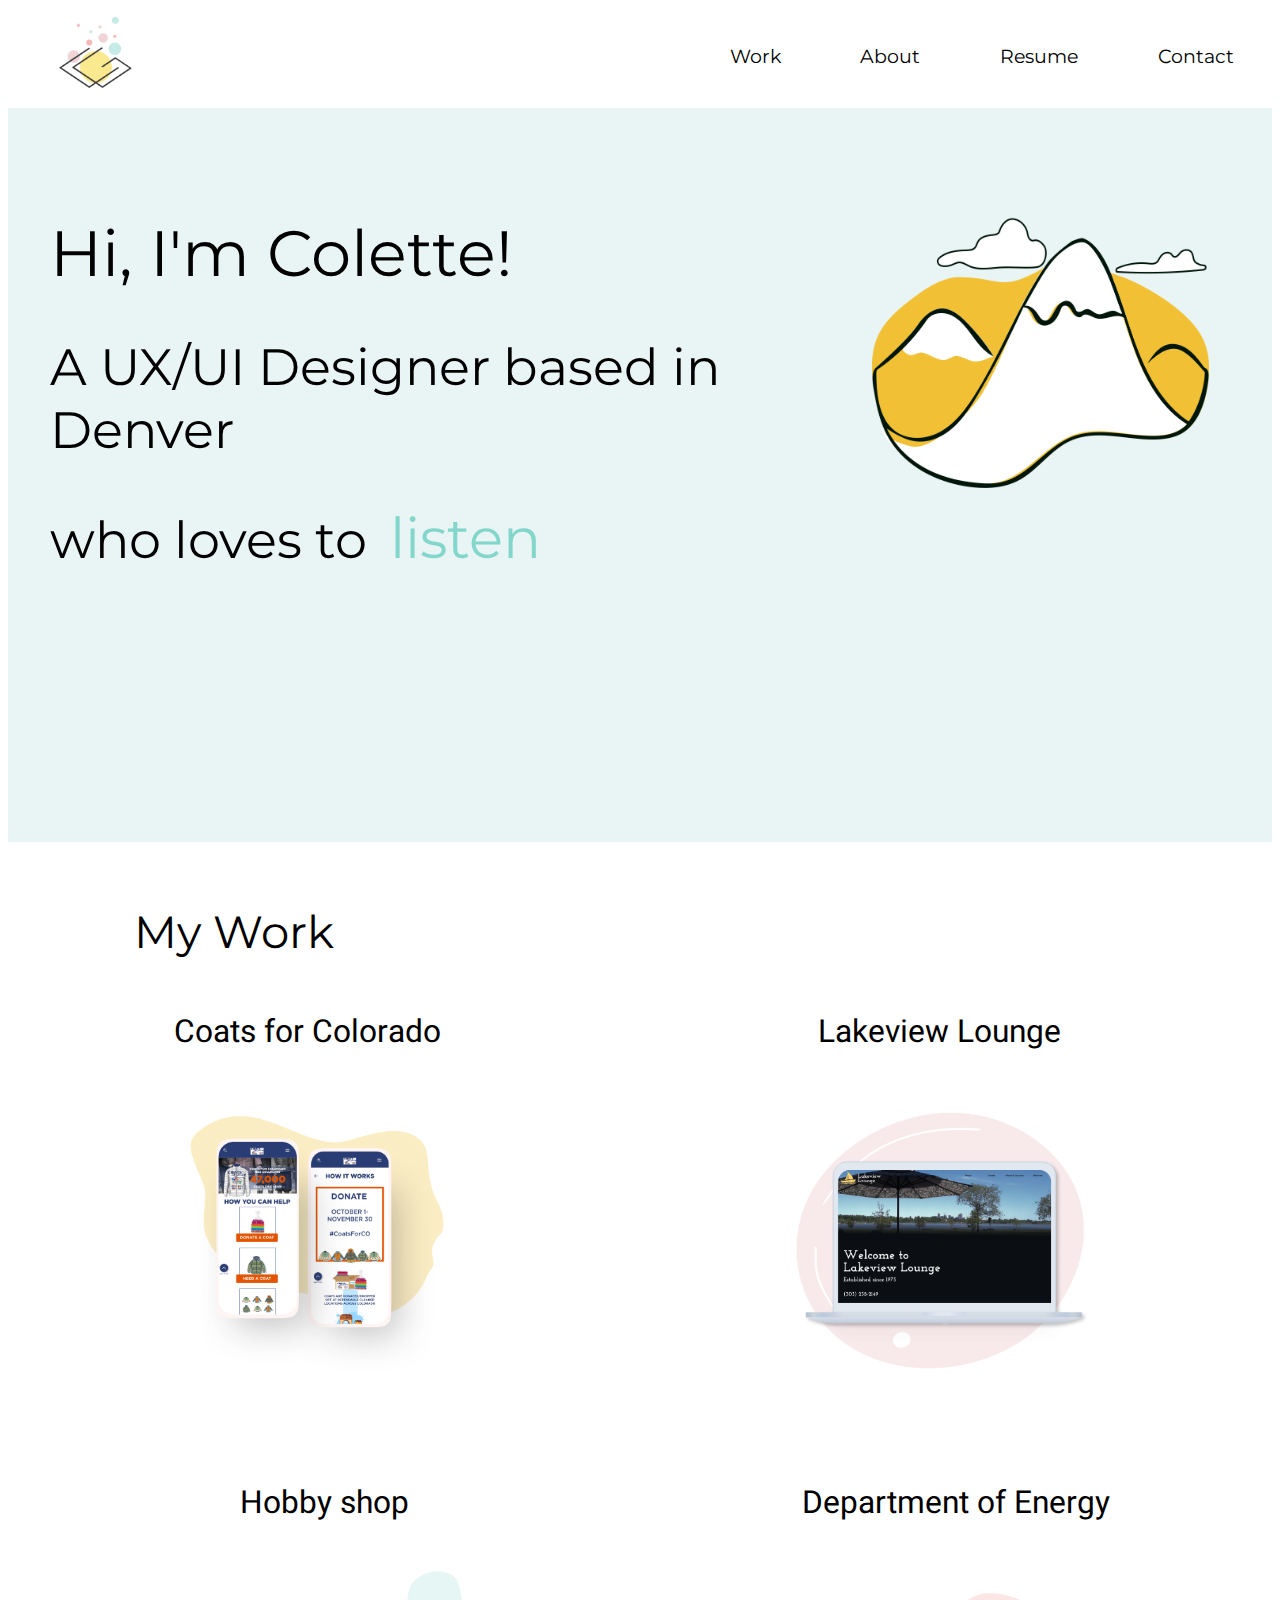
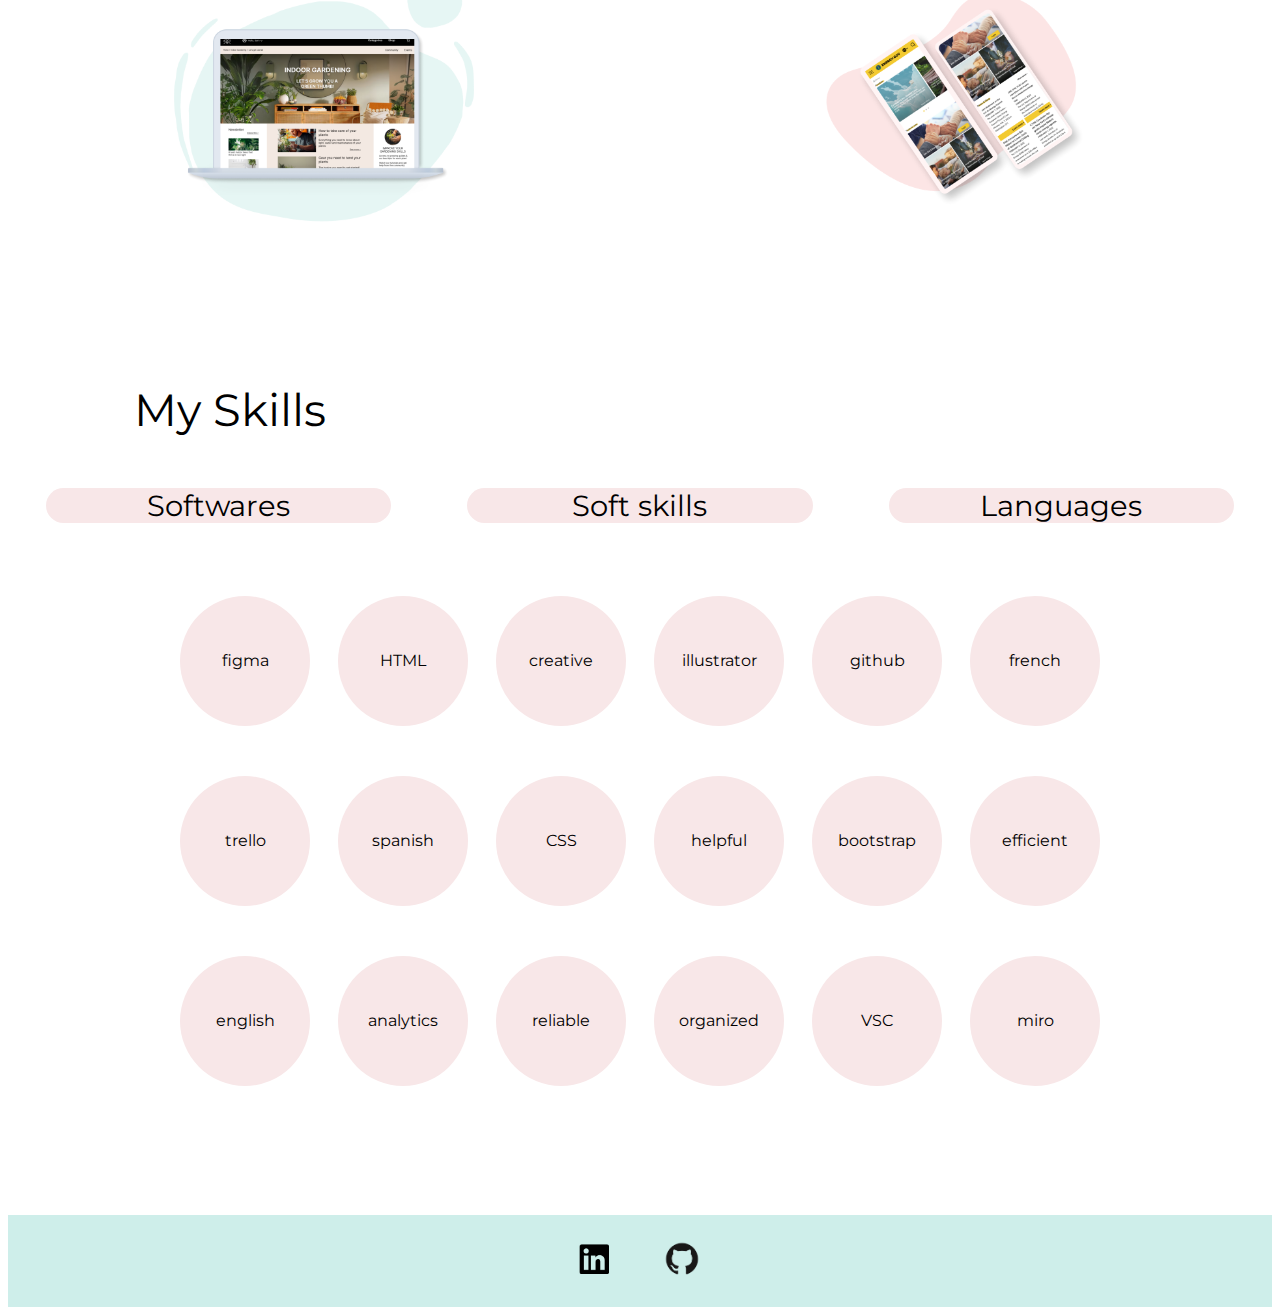
<file: index.html>
<!DOCTYPE html>
<html>
    <head>
    <link rel="preconnect" href="https://fonts.googleapis.com">
    <link rel="preconnect" href="https://fonts.gstatic.com" crossorigin>
    <link href="https://fonts.googleapis.com/css2?family=Montserrat:ital,wght@0,100;0,200;0,300;0,400;0,500;0,600;0,700;0,800;0,900;1,100;1,200;1,300;1,400;1,500;1,600;1,700;1,800;1,900&display=swap" rel="stylesheet">

    <link rel="preconnect" href="https://fonts.googleapis.com">
    <link rel="preconnect" href="https://fonts.gstatic.com" crossorigin>
    <link href="https://fonts.googleapis.com/css2?family=Heebo:wght@100;200;300;400;500;600;700;800;900&family=Montserrat:ital,wght@0,100;0,200;0,300;0,400;0,500;0,600;0,700;0,800;0,900;1,100;1,200;1,300;1,400;1,500;1,600;1,700;1,800;1,900&display=swap" rel="stylesheet">
    
    <link rel="stylesheet" href="index.css">
    
    <meta name="viewport" content="width=device-width, initial-scale=1.0"> 

    <link rel="stylesheet" href="https://cdnjs.cloudflare.com/ajax/libs/font-awesome/4.7.0/css/font-awesome.min.css">
  
    </head>
    <body>

<!--NAVIGATION-->
<header>
  <nav>
    <section class="topnav" id="myTopnav">
        <div class="logonav">
            <a href="https://colettegiacometti.github.io/Portfolio/" class="active logo"><img class="logoimg" src="LogoCG.png" width="100px;"></a>
        </div>

          <a class="navitem navwork" href="work">Work</a>
            <a class="navitem navabout" href="about">About</a>
            <a class="navitem navresume" href="resume/">Resume</a>
            <a class="navitem navcontact" href="contact">Contact</a>
            <a href="javascript:void(0);" class="icon" onclick="myFunction()">
              <i class="fa fa-bars" style="font-size:24px"></i>
            </a>
      </section>
  </nav>
</header>

 
<section class="heroImg">
  <div class="heroparentContainer">
      <div class="heroflexChild1">
          <div class="heroCard">
            <h1>Hi, I'm Colette!</h1>
            <h2>A UX/UI Designer based in Denver </h2>
            <h2>who loves to <br><span></span></h2>
          </div>
      </div>

      <div class="heroflexChild2"> 
          <div class="heroCard">
            <img class="pull-right" src="Mountains.png">
          </div> 
      </div> 
  </div> 
</section>
<!--WORK SECTION-->
    <h3>My Work</h3>
        <section class="workSection">
            <div class="parentContainer">
                <div class="flexChild">
                    <div class="card">
                      <a href="Coats_for_Colorado_Case_Study.pdf#toolbar=0">
                        <h4>Coats for Colorado</h4>
                        <img class="workPictures" src="Cfc pic.png" >
                      </a>
                    </div>
                </div>

                <div class="flexChild"> 
                    <div class="card">
                      <a href="Lakeview_Lounge_Case_study.pdf#toolbar=0">
                        <h4>Lakeview Lounge</h4>
                        <img class="workPictures" src="LakeviewLounge.png" >
                      </a>
                    </div> 
                </div> 
            </div> 

            <div class="parentContainer">
                <div class="flexChild">
                    <div class="card">
                      <a href="Hobby Shop.pdf#toolbar=0">
                        <h4>Hobby shop</h4>
                        <img class="workPictures" src="Hobby Shop.png" >
                    </a>
                    </div>
                </div>

                <div class="flexChild">
                    <div class="card">
                      <a href="DoE_Case_study.pdf#toolbar=0">
                          <h4>Department of Energy</h4>
                          <img class="workPictures" src="Department of Energy.png">
                      </a>
                    </div>
                </div>

            </div>
        </section>

<!--SKILL SECTION-->
<h3>My Skills</h3>
   <section class="skillsSection">
        <div class="skillsRectangles">
           <div class="rectangle recSoftware">Softwares</div>
           <div class="rectangle recSoftskills">Soft skills</div>
           <div class="rectangle recLanguage">Languages</div>
        </div>

        <div class="containerGrid">
          <div id="figma" class="grid"><div class="circle software">figma</div></div>
          <div id="HTML" class="grid"><div class="circle software">HTML</div></div>
          <div id="creative" class="grid"><div class="circle softskills">creative</div></div>
          <div id="illustrator" class="grid"><div class="circle software">illustrator</div></div>
          <div id="github" class="grid"><div class="circle software">github</div></div>
          <div id="french" class="grid"><div class="circle language">french</div></div>
          <div id="trello" class="grid"><div class="circle software">trello</div></div>
          <div id="spanish" class="grid"><div class="circle language">spanish</div></div>
          <div id="CSS" class="grid"><div class="circle software">CSS</div></div>
          <div id="helpful" class="grid"><div class="circle softskills">helpful</div></div>
          <div id="bootstrap" class="grid"><div class="circle software">bootstrap</div></div>
          <div id="efficient" class="grid"><div class="circle softskills">efficient</div></div>
          <div id="english" class="grid"><div class="circle language">english</div></div>
          <div id="analytics" class="grid"><div class="circle software">analytics</div></div>
          <div id="reliable" class="grid"><div class="circle softskills">reliable</div></div>
          <div id="organized" class="grid"><div class="circle softskills">organized</div></div>
          <div id="VSC" class="grid"><div class="circle software">VSC</div></div>
          <div id="miro" class="grid"><div class="circle software">miro</div></div>
        </div>
   </section>

<!--FOOTER-->
    <footer>
        <section>
            <div class="social">
              <div class="footerBlock">
                <a href="https://linkedin.com/in/colettegiacometti"><img src="linkedin.png" width="30px"></a>
                  <img >
              </div>
              <div class="footerBlock">
                <a href="https://github.com/ColetteGiacometti"><img src="giticon.png" width="38px"></a>
              </div>
            </div>
        </section>
    </footer>



        <script src="https://code.jquery.com/jquery-3.4.1.js"></script>
        <script src="js/index.js"></script>


    </body>
</html>
</file>
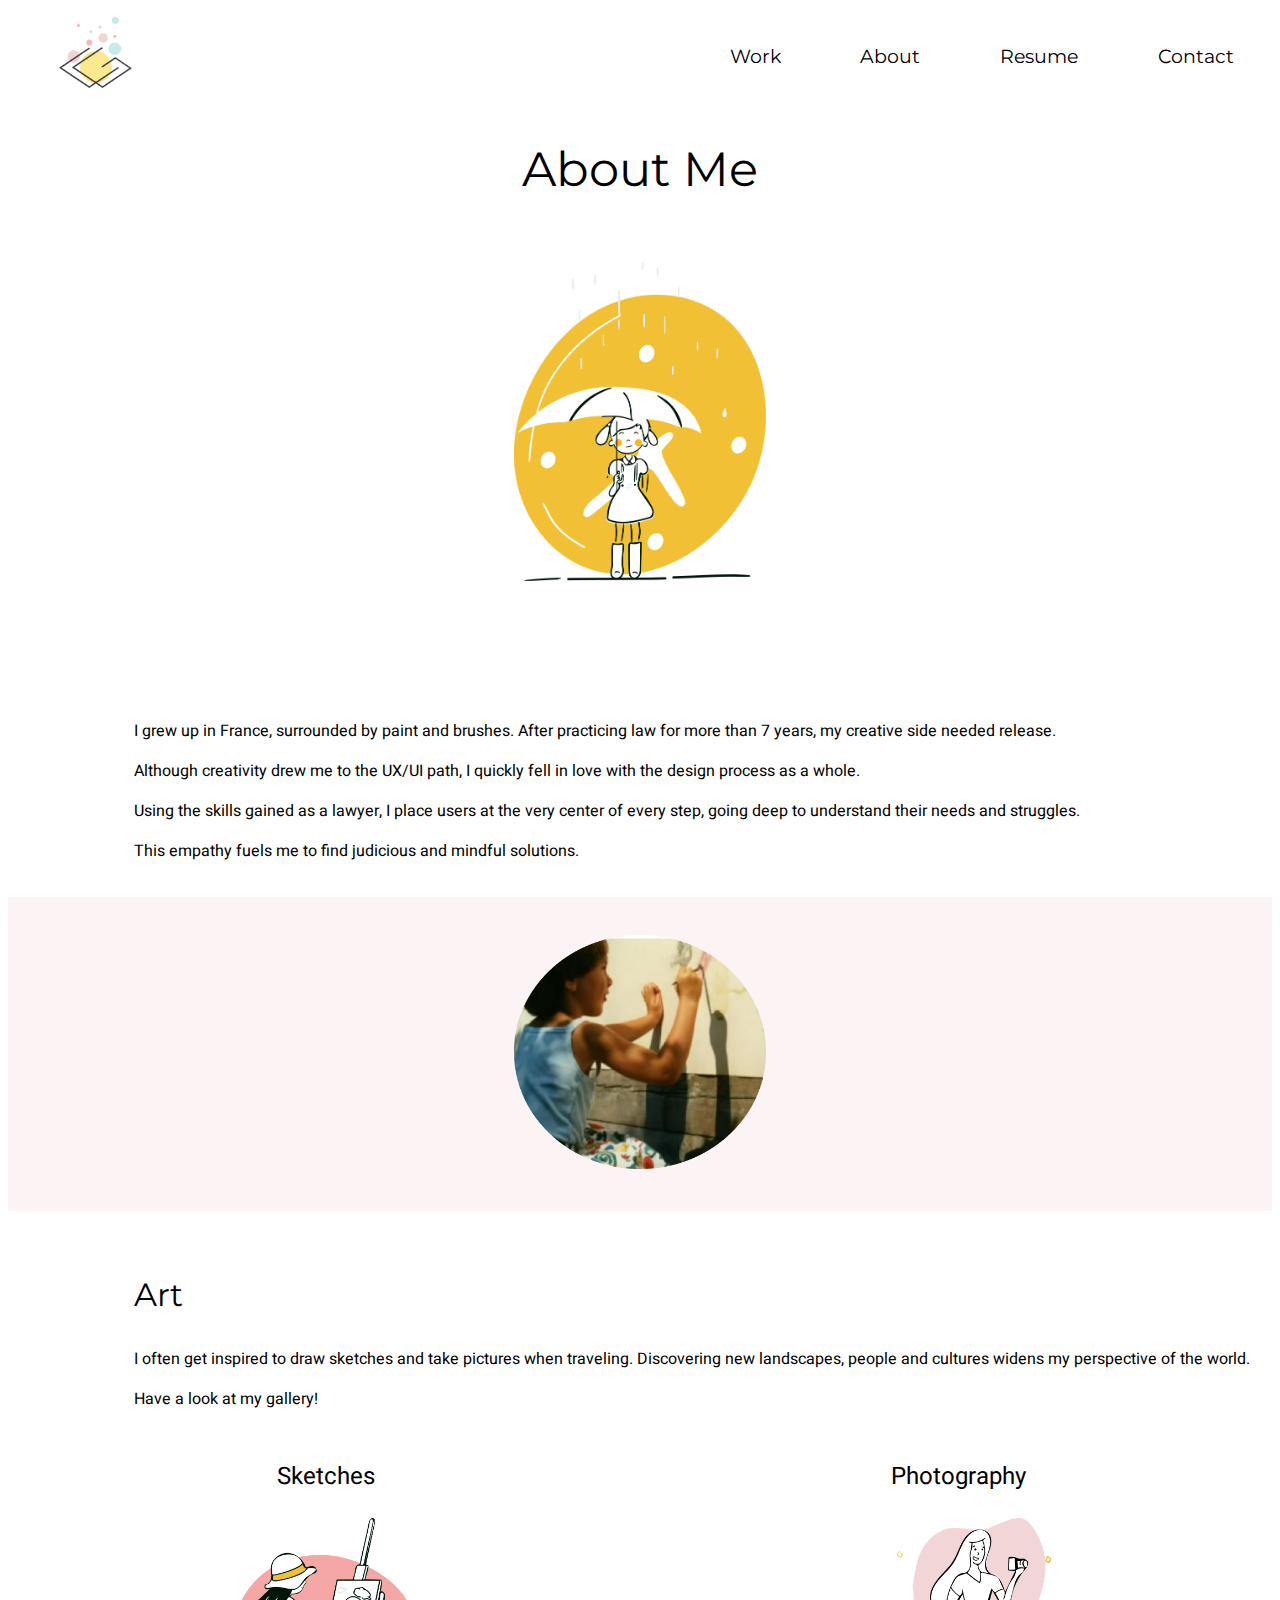
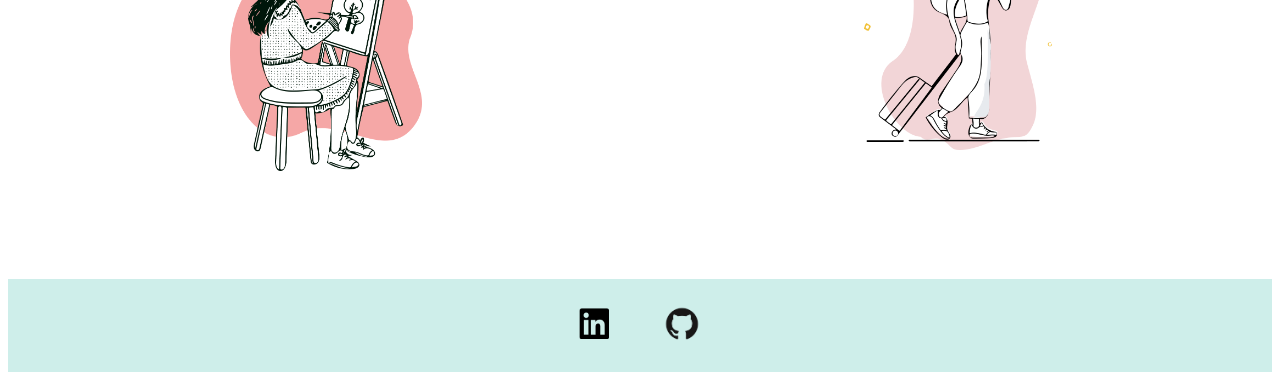
<file: about/index.html>
<!DOCTYPE html>
<html>
    <head>
    <link rel="preconnect" href="https://fonts.googleapis.com">
    <link rel="preconnect" href="https://fonts.gstatic.com" crossorigin>
    <link href="https://fonts.googleapis.com/css2?family=Montserrat:ital,wght@0,100;0,200;0,300;0,400;0,500;0,600;0,700;0,800;0,900;1,100;1,200;1,300;1,400;1,500;1,600;1,700;1,800;1,900&display=swap" rel="stylesheet">

    <link rel="preconnect" href="https://fonts.googleapis.com">
    <link rel="preconnect" href="https://fonts.gstatic.com" crossorigin>
    <link href="https://fonts.googleapis.com/css2?family=Heebo:wght@100;200;300;400;500;600;700;800;900&family=Montserrat:ital,wght@0,100;0,200;0,300;0,400;0,500;0,600;0,700;0,800;0,900;1,100;1,200;1,300;1,400;1,500;1,600;1,700;1,800;1,900&display=swap" rel="stylesheet">
    
    <link rel="stylesheet" href="index.css">
    
    <meta name="viewport" content="width=device-width, initial-scale=1.0"> 
    
    <link rel="stylesheet" href="https://cdnjs.cloudflare.com/ajax/libs/font-awesome/4.7.0/css/font-awesome.min.css">

    </head>
    <body>

<!--NAVIGATION-->
<header>
  <nav>
    <section class="topnav" id="myTopnav">
        <div class="logonav">
          <a href="https://colettegiacometti.github.io/Portfolio/" class="active logo"><img class="logoimg" src="LogoCG.png" width="100px;"></a>
        </div>

            <a class="navitem navwork" href="https://colettegiacometti.github.io/Portfolio/work/index.html">Work</a>
            <a class="navitem navabout" href="https://colettegiacometti.github.io/Portfolio/about/index.html">About</a>
            <a class="navitem navresume" href="https://colettegiacometti.github.io/Portfolio/resume/index.html">Resume</a>
            <a class="navitem navcontact" href="https://colettegiacometti.github.io/Portfolio/contact/index.html">Contact</a>
            <a href="javascript:void(0);" class="icon" onclick="myFunction()">
              <i class="fa fa-bars" style="font-size:24px"></i>
            </a>
      </section>
  </nav>
</header>

<section class="heroImg">
    <div class="jumbotron jumbotron-fluid">
        <div class="container">
          <h1 class="display-4">About Me</h1>
          <img class="heroPic" src="aboutmepic.png" width="20%">
        </div>
      </div>
</section>   

<section class="text">
    <p>
      I grew up in France, surrounded by paint and brushes. After practicing law for more than 7 years, my creative side needed release.<br>
      Although creativity drew me to the UX/UI path, I quickly fell in love with the design process as a whole.<br>
      Using the skills gained as a lawyer, I place users at the very center of every step, going deep to understand their needs and struggles.<br>
      This empathy fuels me to find judicious and mindful solutions. 
        
    </p>
</section> 

<section class="horizontalCard">
  <img class="childhoodPic" src="Aboutmepicround.png" alt="childhood picture" width="20%">
</section>

<section class="Art">
  <h2>Art</h2>
    <p class="artText">
        I often get inspired to draw sketches and take pictures when traveling. Discovering new landscapes, people and cultures widens my perspective of the world.
        <br>Have a look at my gallery!
    </p>

            <div class="parentContainer">
                <div class="flexChild">
                    <div class="card">
                      <a href="https://colettegiacometti.github.io/Portfolio/about/sketches/index.html">
                        <h3>Sketches</h3>
                        <img class="sketchesPic" src="sketchesPic.png" width="50%">
                    </a>
                    </div>
                </div>

                <div class="flexChild"> 
                    <div class="card">
                      <a href="https://colettegiacometti.github.io/Portfolio/about/photography/index.html">
                        <h3>Photography</h3>
                        <img class="picturesPic" src="picturesPic.png" width="50%">
                      </a>
                    </div> 
                </div> 
            </div> 
</section>

<!--FOOTER-->
<footer>
  <section>
      <div class="social">
        <div class="footerBlock">
          <a href="https://linkedin.com/in/colettegiacometti"><img src="linkedin.png" width="30px"></a>
            <img >
        </div>
        <div class="footerBlock">
          <a href="https://github.com/ColetteGiacometti"><img src="giticon.png" width="38px"></a>
        </div>
      </div>
  </section>
</footer>



  <script src="https://code.jquery.com/jquery-3.4.1.js"></script>
  <script src="js/index.js"></script>

    </body>
</html>
</file>
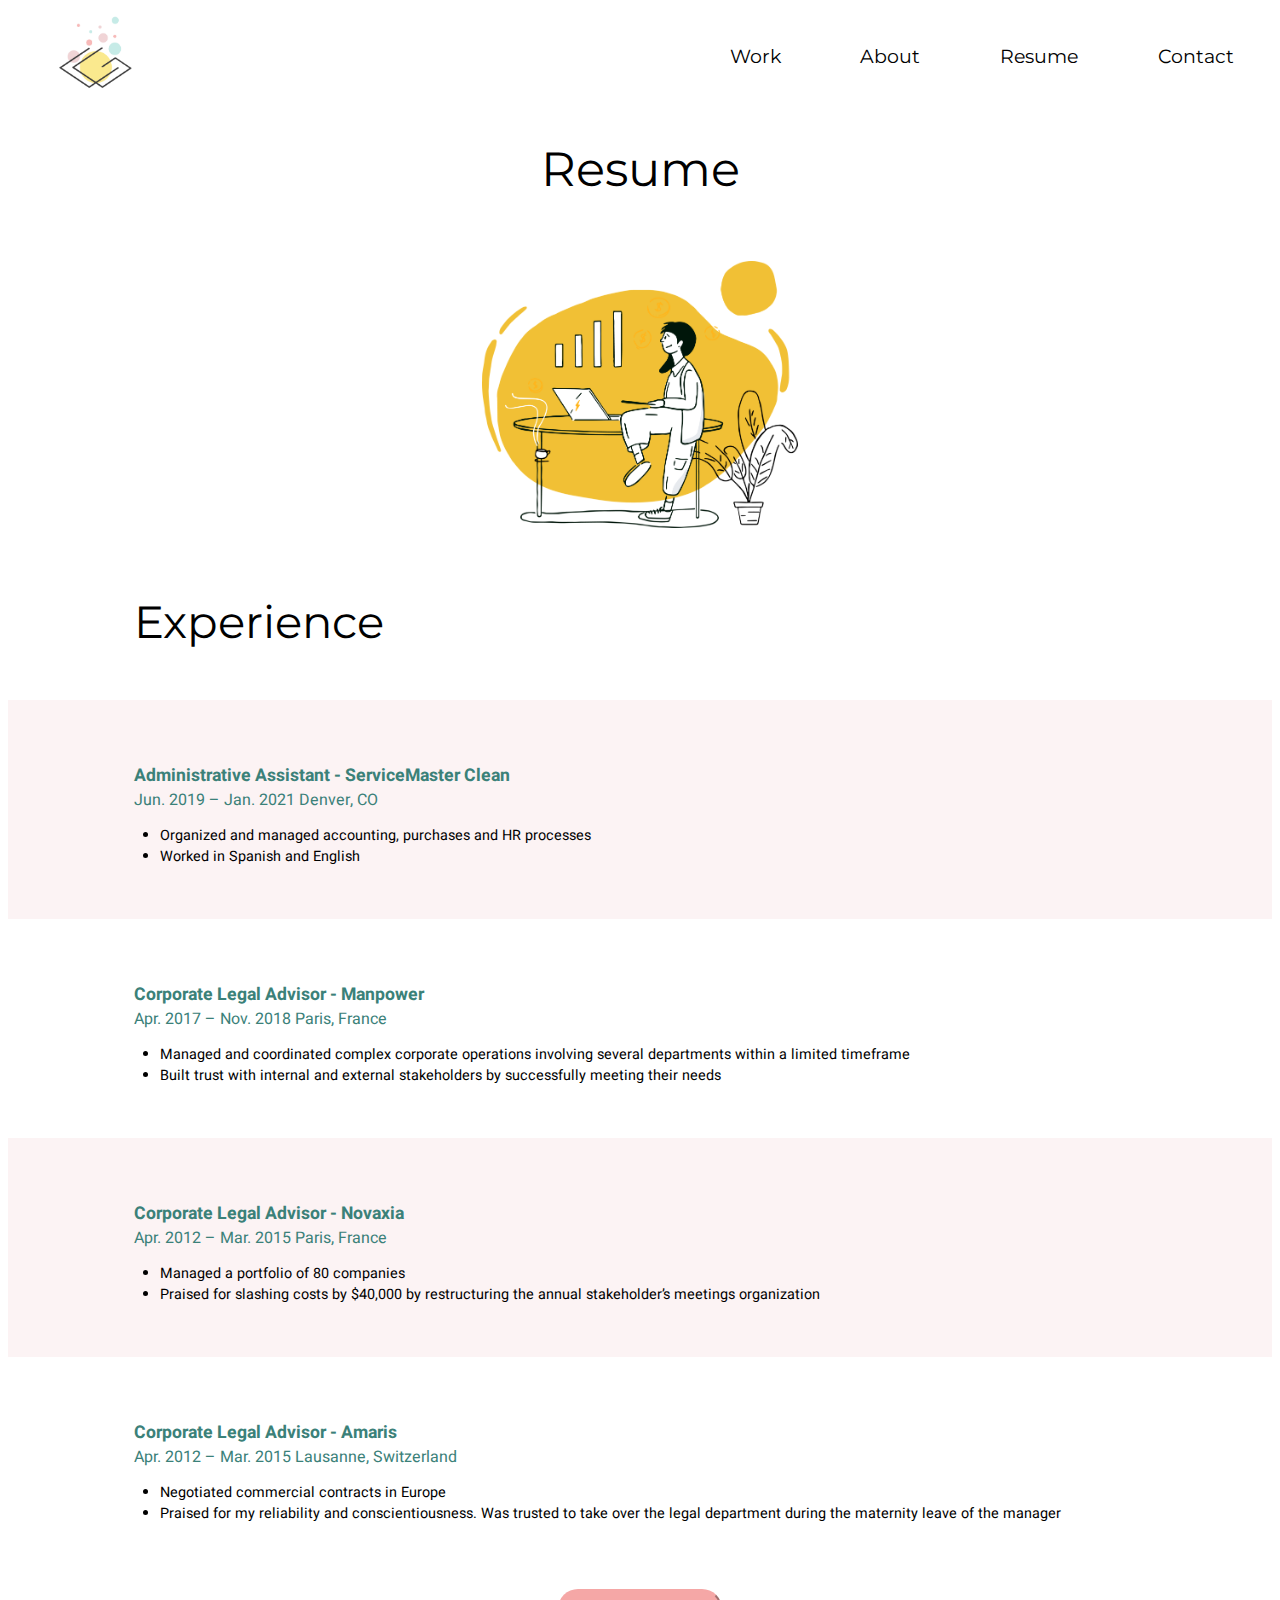
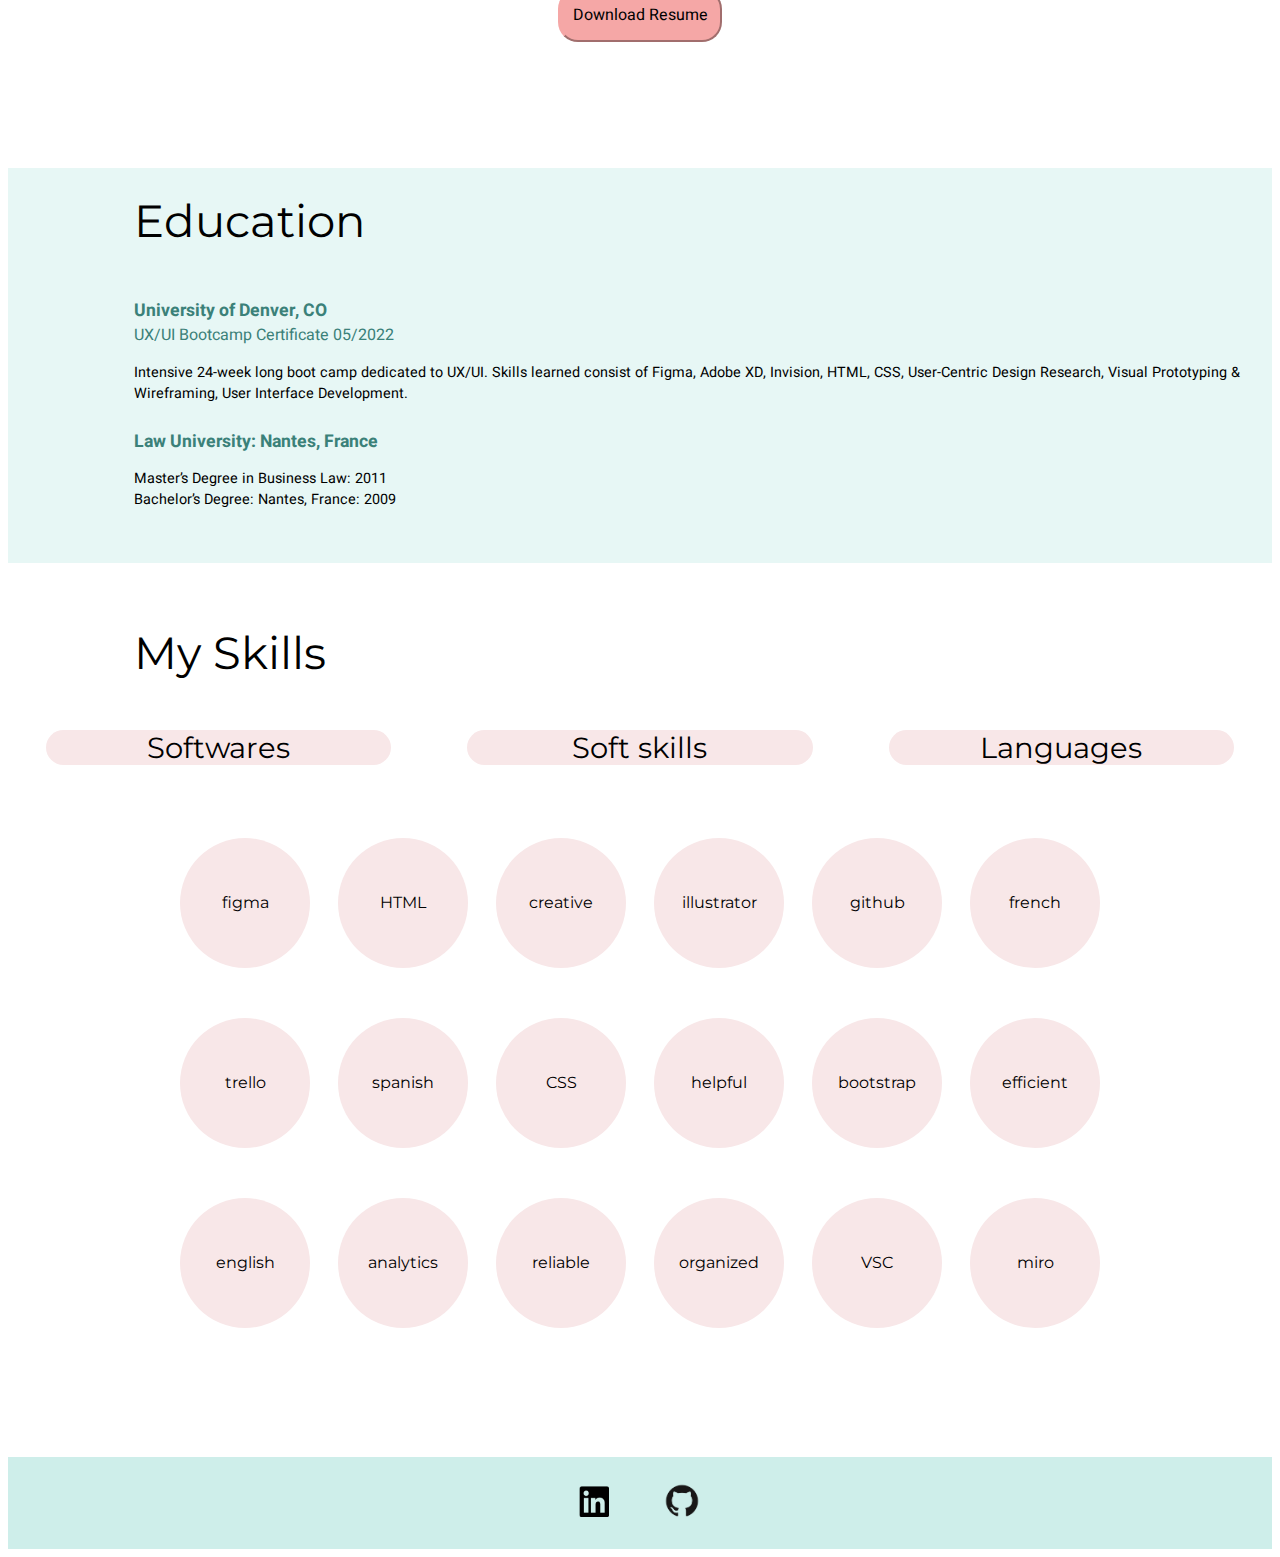
<file: resume/index.html>
<!DOCTYPE html>
<html>
    <head>
    <link rel="preconnect" href="https://fonts.googleapis.com">
    <link rel="preconnect" href="https://fonts.gstatic.com" crossorigin>
    <link href="https://fonts.googleapis.com/css2?family=Montserrat:ital,wght@0,100;0,200;0,300;0,400;0,500;0,600;0,700;0,800;0,900;1,100;1,200;1,300;1,400;1,500;1,600;1,700;1,800;1,900&display=swap" rel="stylesheet">

    <link rel="preconnect" href="https://fonts.googleapis.com">
    <link rel="preconnect" href="https://fonts.gstatic.com" crossorigin>
    <link href="https://fonts.googleapis.com/css2?family=Heebo:wght@100;200;300;400;500;600;700;800;900&family=Montserrat:ital,wght@0,100;0,200;0,300;0,400;0,500;0,600;0,700;0,800;0,900;1,100;1,200;1,300;1,400;1,500;1,600;1,700;1,800;1,900&display=swap" rel="stylesheet">
    
    <link rel="stylesheet" href="index.css">
    
    <meta name="viewport" content="width=device-width, initial-scale=1.0"> 
    
    <link rel="stylesheet" href="https://cdnjs.cloudflare.com/ajax/libs/font-awesome/4.7.0/css/font-awesome.min.css">

    </head>
    <body>

<!--NAVIGATION-->
<header>
  <nav>
    <section class="topnav" id="myTopnav">
        <div class="logonav">
          <a href="https://colettegiacometti.github.io/Portfolio/" class="active logo"><img class="logoimg" src="LogoCG.png" width="100px;"></a>
        </div>

            <a class="navitem navwork" href="https://colettegiacometti.github.io/Portfolio/work/index.html">Work</a>
            <a class="navitem navabout" href="https://colettegiacometti.github.io/Portfolio/about/index.html">About</a>
            <a class="navitem navresume" href="https://colettegiacometti.github.io/Portfolio/resume/index.html">Resume</a>
            <a class="navitem navcontact" href="https://colettegiacometti.github.io/Portfolio/contact/index.html">Contact</a>
            <a href="javascript:void(0);" class="icon" onclick="myFunction()">
              <i class="fa fa-bars" style="font-size:24px"></i>
            </a>
      </section>
  </nav>
</header>


<section class="heroImg">
    <div class="jumbotron jumbotron-fluid">
        <div class="container">
          <h1 class="display-4">Resume</h1>
          <img class="heroPic" src="resumePic.png" width="25%">
        </div>
      </div>
</section>   

<section class="Experience">
  <h3>Experience</h3>
    <div class="expPink">
      <h4>Administrative Assistant - ServiceMaster Clean</h4>
      <h5>Jun. 2019 – Jan. 2021 Denver, CO</h5>
        <ul>
          <li>Organized and managed accounting, purchases and HR processes</li>
          <li>Worked in Spanish and English</li>
        </ul>
    </div>

    <div class="expWhite">
      <h4>Corporate Legal Advisor - Manpower</h4>
      <h5>Apr. 2017 – Nov. 2018 Paris, France</h5>
        <ul>
          <li>Managed and coordinated complex corporate operations involving several departments within a limited timeframe</li>
          <li>Built trust with internal and external stakeholders by successfully meeting their needs</li>
        </ul>
    </div>

    <div class="expPink">
      <h4>Corporate Legal Advisor - Novaxia</h4>
      <h5>Apr. 2012 – Mar. 2015 Paris, France</h5>
        <ul>
          <li>Managed a portfolio of 80 companies</li>
          <li>Praised for slashing costs by $40,000 by restructuring the annual stakeholder’s meetings organization</li>
        </ul>
    </div>

    <div class="expWhite">
      <h4>Corporate Legal Advisor	- Amaris</h4>
      <h5>Apr. 2012 – Mar. 2015 Lausanne, Switzerland</h5>
        <ul>
          <li>Negotiated commercial contracts in Europe</li>
          <li>Praised for my reliability and conscientiousness. Was trusted to take over the legal department during the maternity leave of the manager</li>
        </ul>
    </div>

    <section class="downloadResume">
      <a href="Resume UX UI - Colette Giacometti.pdf">
        <button class="download">Download Resume</button>
      </a>
    </section>

    <section class="education">
      <h3>Education</h3>
      <div>
          <h4>University of Denver, CO</h4>
          <h5>UX/UI Bootcamp Certificate 05/2022</h5>
            <p>
              Intensive 24-week long boot camp dedicated to UX/UI. Skills learned consist of Figma, Adobe XD, Invision, HTML, CSS, User-Centric Design Research, Visual Prototyping & Wireframing, User Interface Development.
            </p>
    </div>

    <div>
      <h4>Law University: Nantes, France</h4>
      <p>Master’s Degree in Business Law: 2011<br>
         Bachelor’s Degree: Nantes, France: 2009</p>
    </div>
          
  </section>

<!--SKILL SECTION-->
<h3>My Skills</h3>
   <section class="skillsSection">
        <div class="skillsRectangles">
           <div class="rectangle recSoftware">Softwares</div>
           <div class="rectangle recSoftskills">Soft skills</div>
           <div class="rectangle recLanguage">Languages</div>
        </div>

        <div class="containerGrid">
          <div id="figma" class="grid"><div class="circle software">figma</div></div>
          <div id="HTML" class="grid"><div class="circle software">HTML</div></div>
          <div id="creative" class="grid"><div class="circle softskills">creative</div></div>
          <div id="illustrator" class="grid"><div class="circle software">illustrator</div></div>
          <div id="github" class="grid"><div class="circle software">github</div></div>
          <div id="french" class="grid"><div class="circle language">french</div></div>
          <div id="trello" class="grid"><div class="circle software">trello</div></div>
          <div id="spanish" class="grid"><div class="circle language">spanish</div></div>
          <div id="CSS" class="grid"><div class="circle software">CSS</div></div>
          <div id="helpful" class="grid"><div class="circle softskills">helpful</div></div>
          <div id="bootstrap" class="grid"><div class="circle software">bootstrap</div></div>
          <div id="efficient" class="grid"><div class="circle softskills">efficient</div></div>
          <div id="english" class="grid"><div class="circle language">english</div></div>
          <div id="analytics" class="grid"><div class="circle software">analytics</div></div>
          <div id="reliable" class="grid"><div class="circle softskills">reliable</div></div>
          <div id="organized" class="grid"><div class="circle softskills">organized</div></div>
          <div id="VSC" class="grid"><div class="circle software">VSC</div></div>
          <div id="miro" class="grid"><div class="circle software">miro</div></div>
        </div>
   </section>

<!--FOOTER-->
<footer>
  <section>
      <div class="social">
        <div class="footerBlock">
          <a href="https://linkedin.com/in/colettegiacometti"><img src="linkedin.png" width="30px"></a>
            <img >
        </div>
        <div class="footerBlock">
          <a href="https://github.com/ColetteGiacometti"><img src="giticon.png" width="38px"></a>
        </div>
      </div>
  </section>
</footer>



  <script src="https://code.jquery.com/jquery-3.4.1.js"></script>
  <script src="js/index.js"></script>



    </body>
</html>
</file>
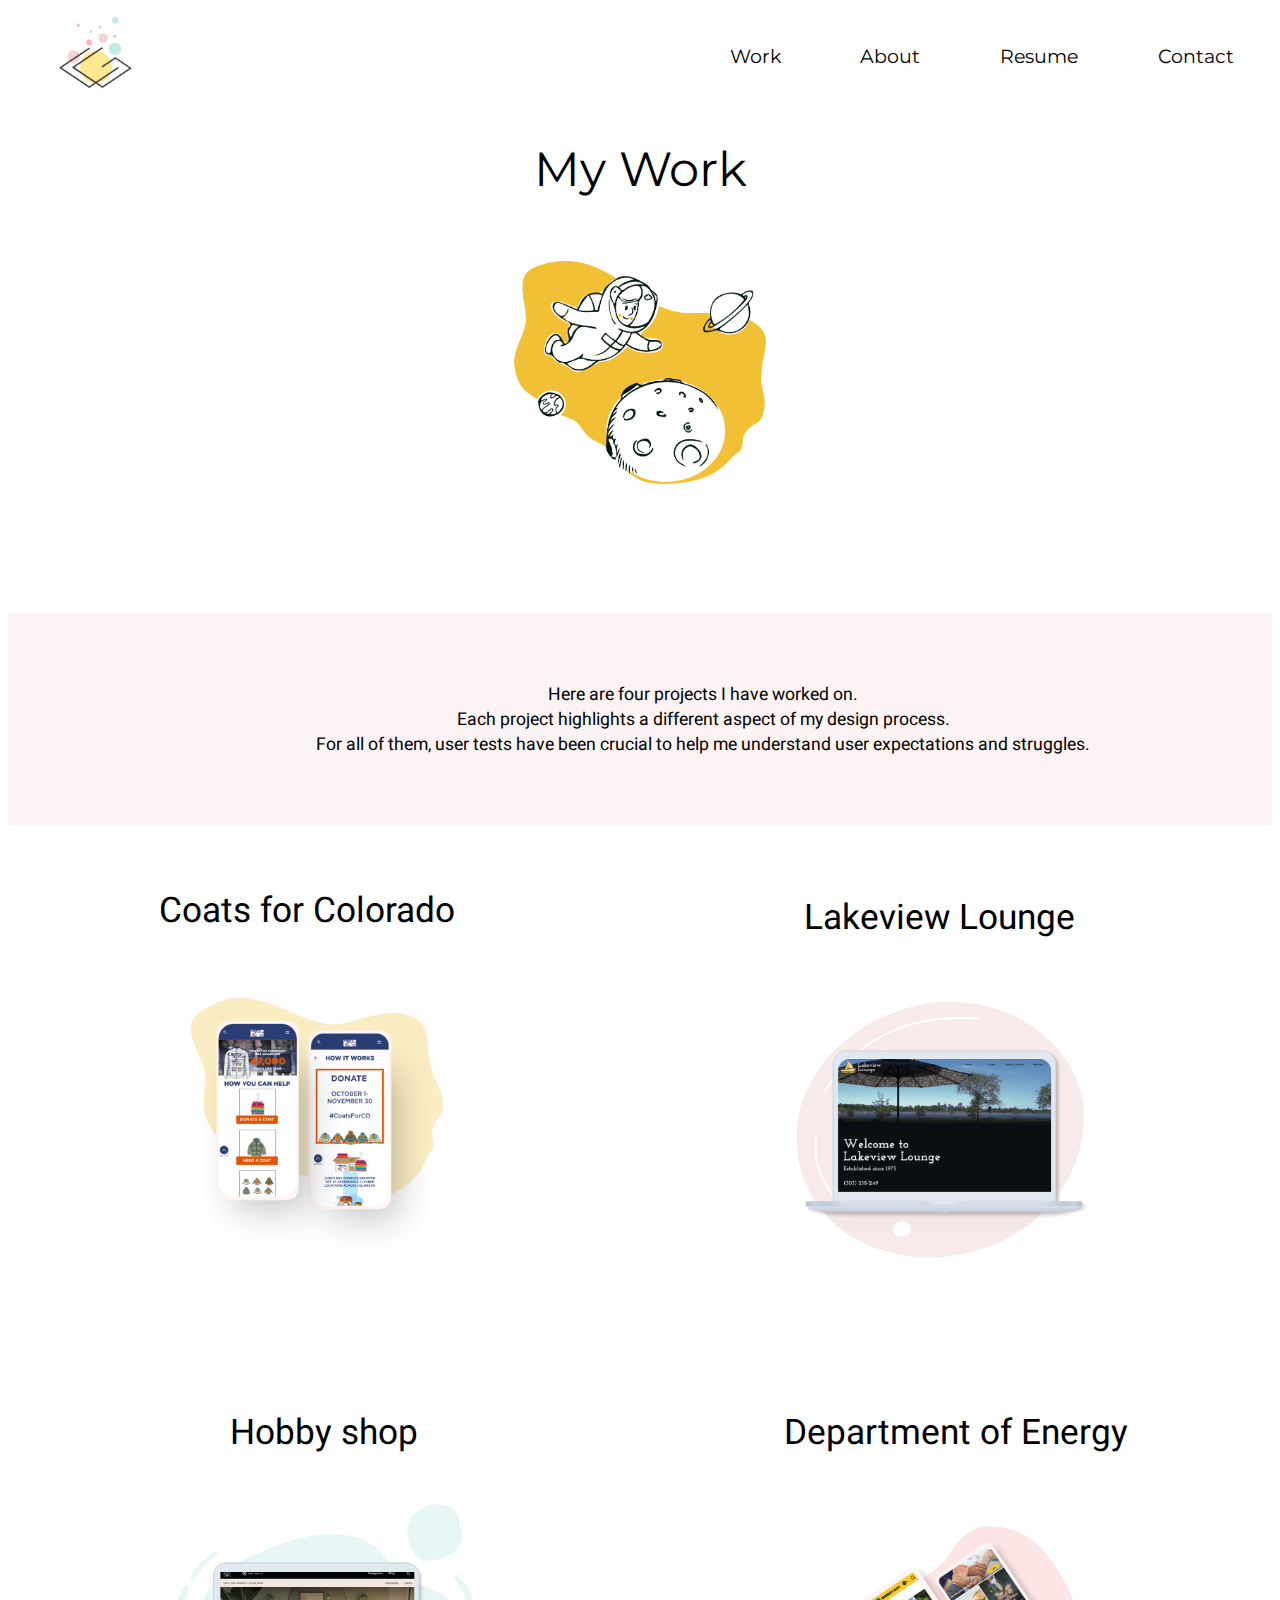
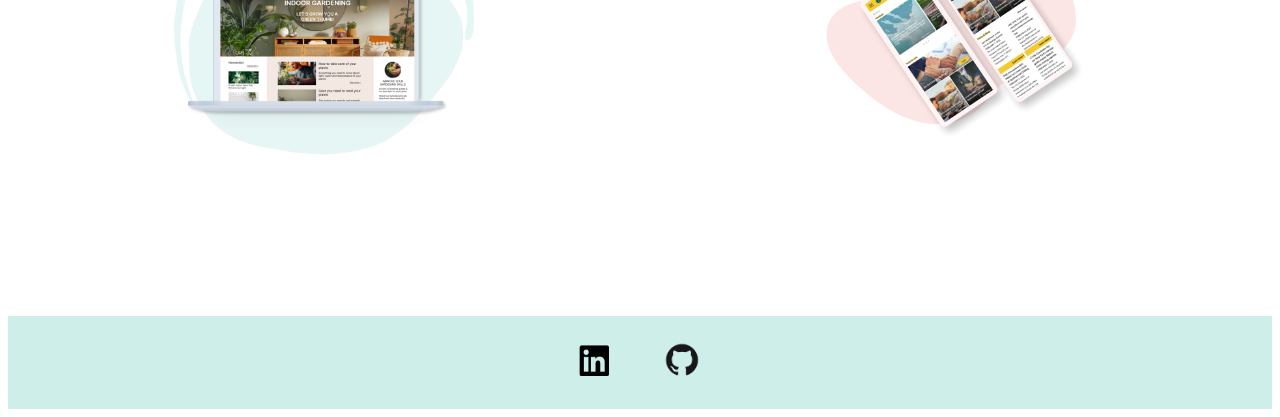
<file: work/index.html>
<!DOCTYPE html>
<html>
    <head>
    <link rel="preconnect" href="https://fonts.googleapis.com">
    <link rel="preconnect" href="https://fonts.gstatic.com" crossorigin>
    <link href="https://fonts.googleapis.com/css2?family=Montserrat:ital,wght@0,100;0,200;0,300;0,400;0,500;0,600;0,700;0,800;0,900;1,100;1,200;1,300;1,400;1,500;1,600;1,700;1,800;1,900&display=swap" rel="stylesheet">

    <link rel="preconnect" href="https://fonts.googleapis.com">
    <link rel="preconnect" href="https://fonts.gstatic.com" crossorigin>
    <link href="https://fonts.googleapis.com/css2?family=Heebo:wght@100;200;300;400;500;600;700;800;900&family=Montserrat:ital,wght@0,100;0,200;0,300;0,400;0,500;0,600;0,700;0,800;0,900;1,100;1,200;1,300;1,400;1,500;1,600;1,700;1,800;1,900&display=swap" rel="stylesheet">
    
    <link rel="stylesheet" href="index.css">
    
    <meta name="viewport" content="width=device-width, initial-scale=1.0"> 

    <link rel="stylesheet" href="https://cdnjs.cloudflare.com/ajax/libs/font-awesome/4.7.0/css/font-awesome.min.css">
  
    </head>
    <body>

<!--NAVIGATION-->
<header>
  <nav>
    <section class="topnav" id="myTopnav">
        <div class="logonav">
            <a href="https://colettegiacometti.github.io/Portfolio/" class="active logo"><img class="logoimg" src="LogoCG.png" width="100px;"></a>
        </div>

            <a class="navitem navwork" href="https://colettegiacometti.github.io/Portfolio/work">Work</a>
            <a class="navitem navabout" href="https://colettegiacometti.github.io/Portfolio/about">About</a>
            <a class="navitem navresume" href="https://colettegiacometti.github.io/Portfolio/resume">Resume</a>
            <a class="navitem navcontact" href="https://colettegiacometti.github.io/Portfolio/contact">Contact</a>
            <a href="javascript:void(0);" class="icon" onclick="myFunction()">
              <i class="fa fa-bars" style="font-size:24px"></i>
            </a>
      </section>
  </nav>
</header>

 
<!--WORK SECTION-->

<section class="heroImg">
  <div class="jumbotron jumbotron-fluid">
      <div class="container">
        <h1 class="display-4">My Work</h1>
        <img class="heroPic" src="myworkpic.png" width="20%">
      </div>
    </div>
</section> 

<section class="text">
  <p>
    Here are four projects I have worked on.<br>
    Each project highlights a different aspect of my design process.<br>
    For all of them, user tests have been crucial to help me understand user expectations and struggles.
  </p>
</section> 


        <section class="workSection">
          <div class="parentContainer">
            <div class="flexChild">
                <div class="card">
                  <a href="Coats_for_Colorado_Case_Study.pdf#toolbar=0">
                    <h4>Coats for Colorado</h4>
                    <img class="workPictures" src="Cfc pic.png" >
                  </a>
                </div>
            </div>

            <div class="flexChild"> 
                <div class="card">
                  <a href="Lakeview_Lounge_Case_study.pdf#toolbar=0">
                    <h4>Lakeview Lounge</h4>
                    <img class="workPictures" src="LakeviewLounge.png" >
                  </a>
                </div> 
            </div> 
        </div> 

        <div class="parentContainer">
            <div class="flexChild">
                <div class="card">
                  <a href="Hobby Shop.pdf#toolbar=0">
                    <h4>Hobby shop</h4>
                    <img class="workPictures" src="Hobby Shop.png" >
                </a>
                </div>
            </div>

            <div class="flexChild">
                <div class="card">
                  <a href="DoE_Case_study.pdf#toolbar=0">
                      <h4>Department of Energy</h4>
                      <img class="workPictures" src="Department of Energy.png">
                  </a>
                </div>
            </div>

        </div>
        </section>



<!--FOOTER-->
    <footer>
        <section>
            <div class="social">
                <div class="footerBlock">
                  <a href="https://linkedin.com/in/colettegiacometti"><img src="linkedin.png" width="30px"></a>
                    <img >
                </div>
                <div class="footerBlock">
                  <a href="https://github.com/ColetteGiacometti"><img src="giticon.png" width="38px"></a>
                </div>
            </div>
        </section>
    </footer>



        <script src="https://code.jquery.com/jquery-3.4.1.js"></script>
        <script src="js/index.js"></script>


    </body>
</html>
</file>
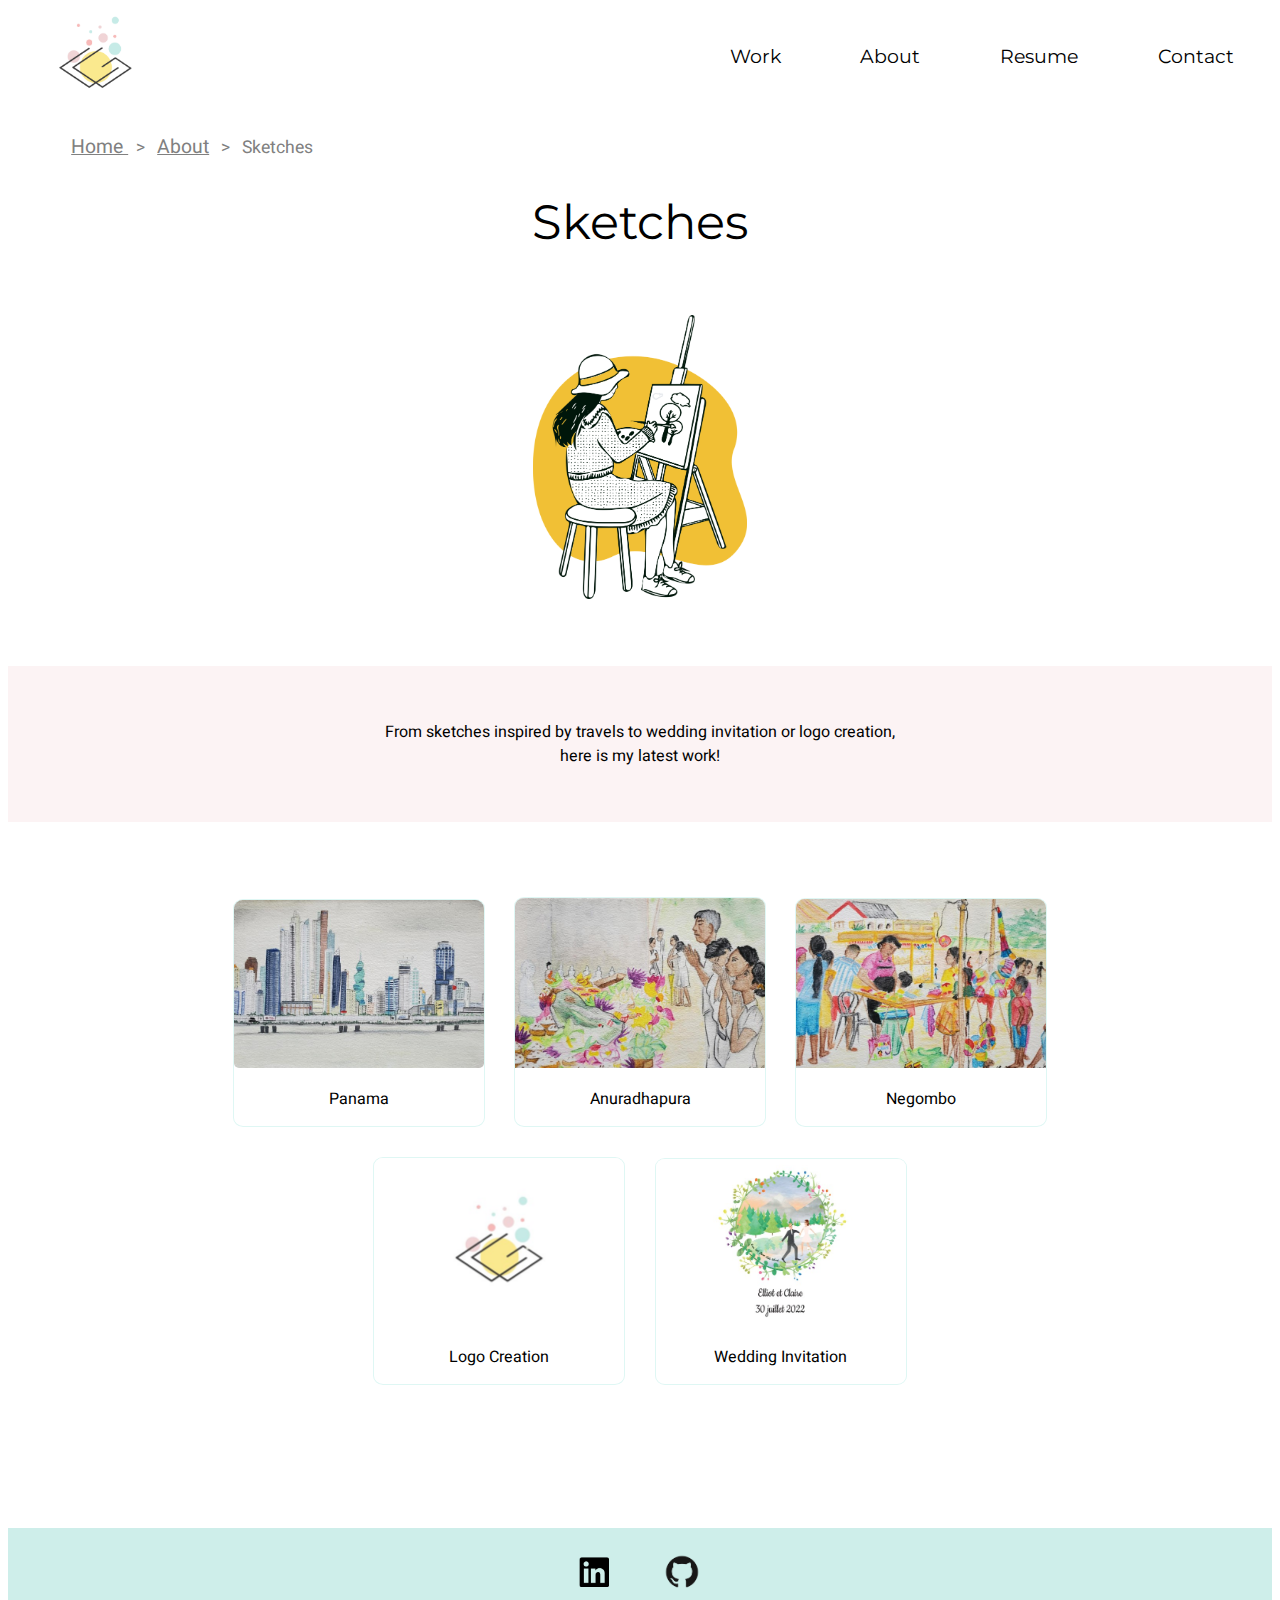
<file: about/sketches/index.html>
<!DOCTYPE html>
<html>
    <head>
    <link rel="preconnect" href="https://fonts.googleapis.com">
    <link rel="preconnect" href="https://fonts.gstatic.com" crossorigin>
    <link href="https://fonts.googleapis.com/css2?family=Montserrat:ital,wght@0,100;0,200;0,300;0,400;0,500;0,600;0,700;0,800;0,900;1,100;1,200;1,300;1,400;1,500;1,600;1,700;1,800;1,900&display=swap" rel="stylesheet">

    <link rel="preconnect" href="https://fonts.googleapis.com">
    <link rel="preconnect" href="https://fonts.gstatic.com" crossorigin>
    <link href="https://fonts.googleapis.com/css2?family=Heebo:wght@100;200;300;400;500;600;700;800;900&family=Montserrat:ital,wght@0,100;0,200;0,300;0,400;0,500;0,600;0,700;0,800;0,900;1,100;1,200;1,300;1,400;1,500;1,600;1,700;1,800;1,900&display=swap" rel="stylesheet">
    
    <link rel="stylesheet" href="index.css">
    
    <meta name="viewport" content="width=device-width, initial-scale=1.0"> 

    <link rel="stylesheet" href="https://cdnjs.cloudflare.com/ajax/libs/font-awesome/4.7.0/css/font-awesome.min.css">
  
    </head>
    <body>

<!--NAVIGATION-->
<header>
  <nav>
    <section class="topnav" id="myTopnav">
        <div class="logonav">
          <a href="https://colettegiacometti.github.io/Portfolio/" class="active logo"><img class="logoimg" src="LogoCG.png" width="100px;"></a>
        </div>

            <a class="navitem navwork" href="https://colettegiacometti.github.io/Portfolio/work/index.html">Work</a>
            <a class="navitem navabout" href="https://colettegiacometti.github.io/Portfolio/about/index.html">About</a>
            <a class="navitem navresume" href="https://colettegiacometti.github.io/Portfolio/resume/index.html">Resume</a>
            <a class="navitem navcontact" href="https://colettegiacometti.github.io/Portfolio/contact/index.html">Contact</a>
            <a href="javascript:void(0);" class="icon" onclick="myFunction()">
              <i class="fa fa-bars" style="font-size:24px"></i>
            </a>
      </section>
  </nav>
</header>

<!--BREADCRUMBS SECTION-->
<section class="breadcrumbs">
  <div class="breadcrumbstext"><a href="https://colettegiacometti.github.io/Portfolio/">Home </a> &nbsp; > &nbsp; <a href="https://colettegiacometti.github.io/Portfolio/about/index.html">About</a> &nbsp; > &nbsp; Sketches</div>
</section>

<!--HERO SECTION-->
<section class="heroImg">
  <div class="jumbotron jumbotron-fluid">
      <div class="container">
        <h1 class="display-4">Sketches</h1>
        <img class="heroPic" src="skectchespic.png" width="17%">
      </div>
    </div>
</section>  

<section class="text" >
<p>From sketches inspired by travels to wedding invitation or logo creation,<br>
  here is my latest work!</p>
</section>


<section class="sketchgallery">
  <div>
  <div class="gallery">
    <img id="myImg" src="panama.jpg" alt="Panama" style="width:100%;max-width:300px">
    <div class="desc">Panama</div>
  </div>
  <div class="gallery">
    <img id="myImg1" src="anuradhapura.jpg" alt="Anuradhapura" style="width:100%;max-width:300px">
    <div class="desc">Anuradhapura</div>
  </div>
  <div class="gallery">
    <img id="myImg2" src="srilanka.jpg" alt="Negombo" style="width:100%;max-width:300px">
    <div class="desc">Negombo</div>
  </div>
</div>
<div>
  <div class="gallery">
    <img id="myImg3" src="creation logo.jpg" alt="Logo Creation" style="width:100%;max-width:300px">
    <div class="desc">Logo Creation</div>
  </div>
  <div class="gallery">
    <img id="myImg4" src="weddinginvitation.jpg" alt="Wedding Invitation" style="width:100%;max-width:300px">
    <div class="desc">Wedding Invitation</div>
  </div>
</div>

  <!-- The Modal -->
  <div id="myModal" class="modal">
    <span class="close">&times;</span>
    <img class="modal-content" id="img01">
    <div id="caption"></div>
  </div>
</section>

<!--FOOTER-->

    <footer>
        <section>
            <div class="social">
              <div class="footerBlock">
                <a href="https://linkedin.com/in/colettegiacometti"><img src="linkedin.png" width="30px"></a>
                  <img >
              </div>
              <div class="footerBlock">
                <a href="https://github.com/ColetteGiacometti"><img src="giticon.png" width="38px"></a>
              </div>
            </div>
        </section>
    </footer>


        <script src="https://code.jquery.com/jquery-3.4.1.js"></script>
        <script src="js/index.js"></script>


    </body>
</html>
</file>
<file: index.css>
.body {
    font-family: 'Heebo', sans-serif;
}
/*header */
  
  .logonav {
    position: relative;
}

  .topnav {
    overflow: hidden;
    background: white;
    text-align: right;
    height: 100px;
    line-height: 100px;
  }
  
  .topnav a {
    display:inline-block;
    font-family: 'Montserrat', sans-serif;
    font-size:120%;
    color: black;
    background: white;
    padding-left:3%;
    padding-right:3%;
    text-decoration: none;
    height: 50px;
    line-height: 50px;
    white-space: nowrap;

  }

  .logo {
      float: left;
      margin-bottom: auto;
      margin-left: auto;
  }

  .navitems {
        direction: rtl;  
    }

  .navwork:hover { 
    background: #ADE2DC; 
    border-top-left-radius: 4%;
    border-top-right-radius: 4%;
    border-bottom-left-radius: 4%;
    border-bottom-right-radius: 4%;
  }
  
  .navabout:hover { 
    background: #F7B9B8; 
    border-top-left-radius: 4%;
    border-top-right-radius: 4%;
    border-bottom-left-radius: 4%;
    border-bottom-right-radius: 4%;
  }
  
  .navresume:hover { 
    background: #F7D986; 
    border-top-left-radius: 4%;
    border-top-right-radius: 4%;
    border-bottom-left-radius: 4%;
    border-bottom-right-radius: 4%;
  }
  
.navcontact:hover { 
    background: #F0D4D6; 
    border-top-left-radius: 4%;
    border-top-right-radius: 4%;
    border-bottom-left-radius: 4%;
    border-bottom-right-radius: 4%;
  }
  
  .navwork a.active {
    background-color: #ADE2DC;
  }

  .navabout a.active {
    background-color: #F7B9B8;
  }
  
  .navresume a.active {
    background-color: #F7D986;
  }

  .navcontact a.active {
    background-color: #F0D4D6;
  }
  
  
  .topnav .icon {
    display: none;
  }

/*hero section  */

.heroImg {
    height: 100%;
    padding-bottom: 20%;
    background-color: rgba(228,243,241, 0.8);
    font-family: 'Montserrat', sans-serif;
    font-size: 400%;
    text-align: left;
    margin-right: 0 !important;
    margin-left: 0 !important;
}

h1 {
    font-family:  'Montserrat', sans-serif;
    font-size: 100%;
    font-weight: normal;
    margin-bottom: 2%;
    padding-left: 5%;
}

h2 {
  font-size: 80%;
  font-weight: normal;
  margin-bottom: 2%;
  padding-left: 5%;
}

br {
    display:none;
}
span::before {
    content: "listen";
    font-size: 110%;
    color: #83D6CB;
    animation: animate infinite 8s;
    animation-timing-function: cubic-bezier(1, 0, 0, 1);
    padding-left: 10px;
}

.pull-right {
    padding-top: 10%;
    padding-right: 10%;
    width: 80%;
    float:none !important;
    margin: auto 0 !important;
}

.heroparentContainer {
    padding-top: 5%;
    display: flex;
    flex-direction: row;
    justify-content: center;
}

.heroflexChild1 {
    display:flex-row;
    width: 80%;
    vertical-align:top;
}

.heroflexChild2 {
    display:flex-row;
    justify-content: center;
    text-align: center;
    width: 40%;
}

@keyframes animate {

    25% {
        content: "learn";
        color: #EA9C9A;
    }

    50% {
        content: "create";
        color: #F1C035;
    }

    75% {
        content: "solve problems";
        color: #EA9C9A;
    }
}

/*WORK SECTION*/

h3 {
    font-family: 'Montserrat', sans-serif;
    font-size: 280%;
    font-weight: normal;
    margin-bottom: 2%;
    padding-bottom: 2%;
    margin-top: 5%;
    padding-left: 10%;
}

h4 {
    font-size: 90%;
    font-weight: 400;
    font-family: 'Heebo', sans-serif;  
    margin-top: 0%;
    margin-bottom: 0%;
}

.parentContainer {
    display: flex;
    flex-direction: row;
    justify-content: center;
}
.flexChild {
    display:flex-row;
    font-family: 'Heebo', sans-serif;
    text-align: center;
    font-size:220%;
    vertical-align:top;
    margin-right: 10%;
    margin-left: 10%;
    margin-bottom: 3%;
}

.workPictures {
    width: 90%;
}

a {
    text-decoration: none;
    color: #000000;
}

.card:hover {
    transform: scale(1.04);
}

.card:hover h4 {
    font-weight: 450;
}

/*SKILL SECTION*/

.skillsSection {
    width: 100%;
    justify-content: center;
    text-align: center;
  }
  
  .skillsRectangles {
    margin: none;
    vertical-align: middle;
    display: flex;
    flex-direction: row;
    width: 100%;
    text-align: center;
    justify-content: center;
    margin-bottom: 2%;
  }
  
  .rectangle {
    display: inline-block;
    text-align: center;
    justify-content: center;
    background: #F8E7E8;
    margin-left: 3%;
    margin-right: 3%;
    border-color: #F8E7E8;
    color: black;
    font-family: 'Montserrat', sans-serif;
    font-size:180%;
    border-radius: 60px;
    width: 60% !important;
    height: 100%;
  }
  
  .recSoftware {
    background: #F8E7E8;
    animation: recColor1 12s infinite;
    animation-timing-function: linear;
  }
  
  .recSoftskills {
    background: #F8E7E8;
    animation: recColor2 12s infinite;
    animation-timing-function: linear;
  }
  
  .recLanguage {
    background: #F8E7E8;
    animation: recColor3 12s infinite;
    animation-timing-function: linear;
  }
  
  @keyframes recColor1 {
    from {
        background: #ffffff;
    }
    10% {
        background: #C6EBE7;
    }
    35% {
        background: #ffffff;
    }
    40% {
        background: #ffffff;
    }
    65% {
        background: #ffffff;
    }
    70% {   
        background: #ffffff;
    }
    95% {
        background: #ffffff;
    }
    to {
        background: #ffffff;
    }
  }
  
  
  @keyframes recColor2 {
    from {
        background: #ffffff;
    }
    10% {
        background: #ffffff;
    }
    35% {
        background: #ffffff;
    }
    40% {
        background: #F5A7A6;
    }
    65% {
        background: #ffffff;
    }
    70% {   
        background: #ffffff;
    }
    95% {
        background: #ffffff;
    }
    to {
        background: #ffffff;
    }
  }
  
  
  @keyframes recColor3 {
    from {
        background: #ffffff;
    }
    10% {
        background: #ffffff;
    }
    35% {
        background: #ffffff;
    }
    40% {
        background: #ffffff;
    }
    65% {
        background: #ffffff;
    }
    70% {   
        background: #F7DF99;
    }
    95% {
        background: #ffffff;
    }
    to {
        background: #ffffff;
    }
  }
  
  .containerGrid {
    margin: 0 auto;
    width: 75%;
    justify-content: center;
    text-align: center;
    margin-bottom: 10%;
    display: grid;
    grid-template-rows: 180px 180px 180px;
    grid-template-columns: 1fr 1fr 1fr 1fr 1fr 1fr;
    grid-template-areas:
    "figma HTML creative illustrator github french "
    "trello spanish CSS helpful bootstrap efficient"
    "english analytics reliable organized VSC miro"
    ;
  }
  
  .circle {
    width: 100px;
    justify-content: center;
    text-align: center;
    margin: 0 auto;
    height: 100px;
    line-height: 100px;
    border-radius: 50%;
    font-family: 'Montserrat', sans-serif;
    font-weight:300px;
    font-size:100%;
    color: #000000;
    text-align: center;
    padding:15px;
    margin-top: 30%;
  }
  
  .software {
    background: #F8E7E8;
    animation: circleColor1 12s infinite;
    animation-timing-function: linear;
  }
  
  .softskills {
    background: #F8E7E8;
    animation: circleColor2 12s infinite;
    animation-timing-function: linear;
  }
  
  .language {
    background: #F8E7E8;
    animation: circleColor3 12s infinite;
    animation-timing-function: linear;
  }
  
  @keyframes circleColor1 {
    from {
        background: #F9EEEF;
    }
    10% {
        background: #C6EBE7;
    }
    35% {
        background: #F9EEEF;
    }
    40% {
        background: #F9EEEF;
    }
    65% {
        background: #F9EEEF;
    }
    70% {   
        background: #F9EEEF;
    }
    95% {
        background: #F9EEEF;
    }
    to {
        background: #F9EEEF;
    }
  }
  
  
  @keyframes circleColor2 {
    from {
        background: #F9EEEF;
    }
    10% {
        background: #F9EEEF;
    }
    35% {
        background: #F9EEEF;
    }
    40% {
        background: #F5A7A6;
    }
    65% {
        background: #F9EEEF;
    }
    70% {   
        background: #F9EEEF;
    }
    95% {
        background: #F9EEEF;
    }
    to {
        background: #F9EEEF;
    }
  }
  
  
  @keyframes circleColor3 {
    from {
        background: #F9EEEF;
    }
    10% {
        background: #F9EEEF;
    }
    35% {
        background: #F9EEEF;
    }
    40% {
        background: #F9EEEF;
    }
    65% {
        background: #F9EEEF;
    }
    70% {   
        background: #F7DF99;
    }
    95% {
        background: #F9EEEF;
    }
    to {
        background: #F9EEEF;
    }
  }
  
/*footer section */

footer {
    background-color: #CEEEEA;
    height:20%;
    margin-top: 5%;
}

.social {
    list-style: none;
    display:inline-flex;
    width: 100%;
    justify-content: center;
    align-items: center;

}

.footerBlock {
    padding: 2%;
    align-items: center;
}

/*Responsive Design section */
/*Navigation */

@media screen and (max-width: 649px) {
    .topnav a:not(:first-child) {display: none;}
    .topnav a.icon {
      float: right;
      display: block;
    }

  }
  

@media screen and (max-width: 649px) {
.logoimg {
        width:60px;
        position: absolute;
        top: 0;
        left: 0;
        }

    .topnav.responsive {
        position: relative;
        height: 100%;
    }
    .topnav.responsive a.icon {
      position: absolute;
      right: 0;
      top: 0;
      margin-top: 3.5%;
    }
    .topnav.responsive a {
      float: none;
      display: block;
      text-align: right;
    }
    .icon {
        margin-top: 3.5%;
      }

      .navitem {
        border-bottom: 1px dotted rgb(95, 95, 95);
      }

    .navwork {
        margin-top: 5%;
    }

  }
/*Hero section */

@media only screen and (min-width: 650px) and (max-width: 959px) {
    .heroparentContainer {
        height: 100%;
        width:90%;
        display: flex;
        flex-direction: column;
        margin: 0 auto;
    }
    
    .heroImg {
        height: 100%;
    }

    .pull-right {
        padding-top: 25%;
        width: 100%;
        justify-content: center;
    }
    h1 {
        margin-top: 2%;
        padding-top: 10%;
        font-size:90%;
        text-align: center;
    }

    h2 {
        margin-top: 10%;
        margin-bottom: 3%;
        font-size:70%;
        text-align: center;
      }

      h3 {
        font-size: 190% !important;
        margin-left: 0% !important;
        padding-left: 3%;
    }

    h4 {
        font-size: 60% !important;
    }
    

    br {
        display:inline;
    }

.heroflexChild1 {
    justify-content: center;
    display: flex-column;
    margin: 0 auto;
}
.heroflexChild2 {
    justify-content: center;
    display: flex-column;
    margin: 0 auto;
}

}

@media only screen and (max-width: 649px) {
    .heroparentContainer {
        height: 100%;
        width:90%;
        display: flex;
        flex-direction: column;
        margin: 0 auto;
    }
    
    .heroImg {
        height: 100%;
    }

    .pull-right {
        padding-top: 25%;
        width: 100%;
        justify-content: center;
    }
    h1 {
        margin-top: 2%;
        padding-top: 10%;
        font-size:60%;
        text-align: center;
    }

    h2 {
        margin-top: 10%;
        margin-bottom: 3%;
        font-size:40% !important;
        text-align: center;
      }

      h3 {
        font-size: 140% !important;
    }
    
    br {
        display:inline;
    }

    .heroflexChild1 {
        justify-content: center;
        display: flex-column;
        margin: 0 auto;
    }
    .heroflexChild2 {
        justify-content: center;
        display: flex-column;
        margin: 0 auto;
    }

}


@media only screen and (max-width: 350px) {
h1 {
    font-size: 50%;
}

h2 {
    font-size: 32% !important;
}

h3 {
    font-size: 140% !important;
}

h4 {
    font-size: 45% !important;
}
    .heroflexChild1 {
        height: 300px;
    }

}
/*Work section */

@media only screen and (min-width: 650px) and (max-width: 959px) {
    h3 {
        margin-top: 10%;
        margin-bottom: 5%;
        text-align: left;
        font-size:180%;
      }

      h4 {
        text-align: center;
        font-size:70%;
}
}

@media only screen and (max-width: 649px) {

    h3 {
        margin-top: 10%;
        margin-bottom: 5%;
        text-align: left;
        font-size:110%;
      }

      h4 {
        text-align: center;
        font-size:50%;

      }
    .parentContainer {
        display: flex;
        flex-direction: column;
        margin-left: 0%;
    }
    .flexChild {
        justify-content: center;
        display: flex-column;
        width: 80%;
    }
}

@media only screen and (max-width: 350px) {

    h3 {
        margin-top: 10%;
        margin-bottom: 10%;
        text-align: left;
        font-size:150% !important;
      }
      h4 {
        font-size:55% !important;

      }
}
/*Skill section */

  @media only screen and (min-width: 650px) and (max-width: 959px) {
    .skillsSection {
        margin-bottom: 10%;
    }
  
    .skillsRectangles {
        margin: none;
        display: flex;
        flex-direction: row;
        width: 100%;
    }
  
    .containerGrid {
      width: 75%;
      justify-content: center;
      grid-template-rows: 130px 130px 130px 130px 130px 130px;
      grid-template-columns: 1fr 1fr 1fr;
      grid-template-areas:
      "figma html creative"
      "illustrator github french"
      "trello spanish CSS"
      "helpful bootstrap efficient"
      "english analytics reliable"
      "organized VSC miro"
    ;
    } 
  
    .grid {
        text-align: center;
        justify-content: center;
        margin: 0 auto;
    }
    .circle {
       width: 100px;
       height: 100px;
       line-height: 100px;
       font-size: 100%;
       padding:4px;
      }
    .rectangle {
      margin-top: 5%;
      display: flex-row;
      font-size:100%;
      width: 100%;
      height: 100%;
      line-height: 20px;
      }
  }
  
  
  @media only screen and (max-width: 650px) {
    .skillsSection {
        margin-bottom: 20%;
    }
    .skillsRectangles {
        margin: none;
        display: flex;
        flex-direction: row;
        width: 100%;
    }
  
    .containerGrid {
      width: 100%;
      justify-content: center;
      grid-template-rows: 100px 100px 100px 100px 100px 100px;
      grid-template-columns: 1fr 1fr 1fr;
      grid-template-areas:
      "figma html creative"
      "illustrator github french"
      "trello spanish CSS"
      "helpful bootstrap efficient"
      "english analytics reliable"
      "organized VSC miro"
        ;
    } 
    .circle {
       width: 80px;
       height: 80px;
       line-height: 80px;
       font-size: 80%;
       padding:3.5px;
      }
    .rectangle {
      margin-top: 5%;
      display: flex-row;
      font-size:90%;
      width: 100%;
      height: 4px;
      height: 100%;
      }
  }
  
  
  
  @media only screen and (max-width: 300px) {
    .skillsSection {
        margin-bottom: 20%;
    }
    .skillsRectangles {
        margin: none;
        vertical-align: middle;
        display: flex;
        flex-direction: row;
        width: 100%;
    }
  
    .containerGrid {
      width: 100%;
      justify-content: center;
      grid-template-rows: 100px 100px 100px 100px 100px 100px;
      grid-template-columns: 1fr 1fr 1fr;
      grid-template-areas:
        "figma html creative"
        "illustrator github french"
        "trello spanish CSS"
        "helpful bootstrap efficient"
        "english analytics reliable"
        "organized VSC miro"
        ;
    } 
    .circle {
       width: 75px;
       height: 75px;
       line-height: 75px;
       font-size: 80%;
       padding:3px;
      }
    .rectangle {
      margin-top: 10%;
      display: flex-row;
      font-size:80%;
      width: 100%;
      height: 100%;
      }
  }
  
  
/*footer section */
@media only screen and (max-width: 649px) {
    .footerBlock {
        display: inline-flex;
        justify-content: center;
        padding: 3%;
    }
}
</file>
<file: about/index.css>
.body {
    font-family: 'Heebo', sans-serif;
}
/*header */
  
.logonav {
  position: relative;
}

.topnav {
  overflow: hidden;
  background: white;
  text-align: right;
  height: 100px;
  line-height: 100px;
}

.topnav a {
  display:inline-block;
  font-family: 'Montserrat', sans-serif;
  font-size:120%;
  color: black;
  background: white;
  padding-left:3%;
  padding-right:3%;
  text-decoration: none;
  height: 50px;
  line-height: 50px;
  white-space: nowrap;

}

.logo {
    float: left;
    margin-bottom: auto;
    margin-left: auto;
}

.navitems {
      direction: rtl;  
  }

.navwork:hover { 
  background: #ADE2DC; 
  border-top-left-radius: 4%;
  border-top-right-radius: 4%;
  border-bottom-left-radius: 4%;
  border-bottom-right-radius: 4%;
}

.navabout:hover { 
  background: #F7B9B8; 
  border-top-left-radius: 4%;
  border-top-right-radius: 4%;
  border-bottom-left-radius: 4%;
  border-bottom-right-radius: 4%;
}

.navresume:hover { 
  background: #F7D986; 
  border-top-left-radius: 4%;
  border-top-right-radius: 4%;
  border-bottom-left-radius: 4%;
  border-bottom-right-radius: 4%;
}

.navcontact:hover { 
  background: #F0D4D6; 
  border-top-left-radius: 4%;
  border-top-right-radius: 4%;
  border-bottom-left-radius: 4%;
  border-bottom-right-radius: 4%;
}

.navwork a.active {
  background-color: #ADE2DC;
}

.navabout a.active {
  background-color: #F7B9B8;
}

.navresume a.active {
  background-color: #F7D986;
}

.navcontact a.active {
  background-color: #F0D4D6;
}


.topnav .icon {
  display: none;
}

/*hero section  */

.heroImg {
    text-align: center;
    margin-bottom: 5%;
}

h1 {
    font-family: 'Montserrat', sans-serif;
    font-size: 300%;
    font-weight: normal;
    margin-bottom: 5%;
}

/*text section */

p {
  font-family: 'Heebo', sans-serif;
  font-size: 100%;
  font-weight: normal;
}

.text {
  margin-bottom: 2%;
  margin-top: 10%;
  padding-left: 10%;
}

.card-text {
    margin-bottom: 2%;
    padding-left: 3%;
}


.row {
  display: flex;
  flex-direction: row;
}

.horizontalCard {
  background-color: #FCF3F4;
  margin-top: 2%;
  padding-top: 3%;
  padding-bottom: 3%;
  text-align: center;
}

/*art section */

h2 {
  font-family: 'Montserrat', sans-serif;
  font-size: 200%;
  font-weight: normal;
  margin-bottom: 2%;
  margin-top: 5%;
  padding-left: 10%;
}

.artText {
  padding-left: 10%;
}

a {
  text-decoration: none;
  color: black;
}
.parentContainer {
  display: flex;
  flex-direction: row;
  justify-content: center;
}

h3 {
  font-family: 'Heebo', sans-serif;
  font-size: 150%;
  font-weight: normal;
}

p {
  font-family: 'Heebo', sans-serif;
  font-size: 100%;
  font-weight: normal;
  line-height: 2.5;
}

.flexChild {
  display:flex-row;
  font-family: 'Heebo', sans-serif;
  text-align: center;
  font-size:100%;
  vertical-align:top;
  margin-right: 10%;
  margin-left: 10%;
  margin-bottom: 3%;
}

.flexChild:hover {
  transform: scale(1.05);
  font-weight: bold !important;
}

/*footer section */

footer {
    background-color: #CEEEEA;
    height:20%;
    margin-top: 5%;
}

.social {
    list-style: none;
    display:inline-flex;
    width: 100%;
    justify-content: center;
    align-items: center;

}

.footerBlock {
    padding: 2%;
    align-items: center;
}

/*Responsive Design section */
/*Navigation */

@media screen and (max-width: 649px) {
  .topnav a:not(:first-child) {display: none;}
  .topnav a.icon {
    float: right;
    display: block;
  }

}


@media screen and (max-width: 649px) {
.logoimg {
      width:60px;
      position: absolute;
      top: 0;
      left: 0;
      }

  .topnav.responsive {
      position: relative;
      height: 100%;
  }
  .topnav.responsive a.icon {
    position: absolute;
    right: 0;
    top: 0;
    margin-top: 3.5%;
  }
  .topnav.responsive a {
    float: none;
    display: block;
    text-align: right;
  }
  .icon {
    margin-top: 3.5%;
    }

    .navitem {
      border-bottom: 1px dotted rgb(95, 95, 95);
    }

  .navwork {
      margin-top: 5%;
  }

}
/*Hero section */
@media only screen and (max-width: 600px) {
    .heroImg {
        width:100%;
    }

    .heroPic {
      width:40%;
  }

    h1 {
        margin-top: 2%;
        font-size: 180%;
        }

    h2 {
         font-size: 150% !important;
         margin-top: 10%;
        }

    h3 {
        font-size: 110% !important;
        margin-top: 10%;
        }

    .picturesPic {
      padding-top: 2%;
      width: 80%;
    }

    .sketchesPic {
      width: 80%;
    }
    }
    

/*text section */
@media only screen and (max-width: 600px) {
p {
  font-size: 90%;
  line-height: 2;
}

.text {
  margin-bottom: 10%;
  margin-top: 10%;
  padding-left: 5%;
  padding-right: 5%;
}

.childhoodPic {
  width: 50%;
  padding-top: 10%;
  padding-bottom: 10%;
}

}

/*footer section */
@media only screen and (max-width: 600px) {
    .footerBlock {
        display: inline-flex;
        justify-content: center;
        padding: 3%;
    }
}
</file>
<file: resume/index.css>
.body {
    font-family: 'Heebo', sans-serif;
}
/*header */
.logonav {
  position: relative;
}

.topnav {
  overflow: hidden;
  background: white;
  text-align: right;
  height: 100px;
  line-height: 100px;
}

.topnav a {
  display:inline-block;
  font-family: 'Montserrat', sans-serif;
  font-size:120%;
  color: black;
  background: white;
  padding-left:3%;
  padding-right:3%;
  text-decoration: none;
  height: 50px;
  line-height: 50px;
  white-space: nowrap;

}

.logo {
    float: left;
    margin-bottom: auto;
    margin-left: auto;
}

.navitems {
      direction: rtl;  
  }

.navwork:hover { 
  background: #ADE2DC; 
  border-top-left-radius: 4%;
  border-top-right-radius: 4%;
  border-bottom-left-radius: 4%;
  border-bottom-right-radius: 4%;
}

.navabout:hover { 
  background: #F7B9B8; 
  border-top-left-radius: 4%;
  border-top-right-radius: 4%;
  border-bottom-left-radius: 4%;
  border-bottom-right-radius: 4%;
}

.navresume:hover { 
  background: #F7D986; 
  border-top-left-radius: 4%;
  border-top-right-radius: 4%;
  border-bottom-left-radius: 4%;
  border-bottom-right-radius: 4%;
}

.navcontact:hover { 
  background: #F0D4D6; 
  border-top-left-radius: 4%;
  border-top-right-radius: 4%;
  border-bottom-left-radius: 4%;
  border-bottom-right-radius: 4%;
}

.navwork a.active {
  background-color: #ADE2DC;
}

.navabout a.active {
  background-color: #F7B9B8;
}

.navresume a.active {
  background-color: #F7D986;
}

.navcontact a.active {
  background-color: #F0D4D6;
}


.topnav .icon {
  display: none;
}
/*hero section  */

.heroImg {
    text-align: center;
    margin-bottom: 5%;
}

h1 {
    font-family: 'Montserrat', sans-serif;
    font-size: 300%;
    font-weight: normal;
    margin-bottom: 5%;
}

h3 {
  font-family: 'Montserrat', sans-serif;
  font-size: 280%;
  font-weight: normal;
  margin-bottom: 2%;
  padding-bottom: 2%;
  padding-left: 10%;
  margin-top: 1%;
}

/*Experience SECTION*/
.Experience {
margin-top: 5%;
}

h4 {
  font-family: 'Heebo', sans-serif;
  font-size: 110%;
  font-weight: bold;
  color: #3B8179;
  padding-left: 10%;
  margin-bottom: 0% !important;
  margin-top: 2% !important;
}

h5 {
  font-family: 'Heebo', sans-serif;
  font-size: 100%;
  font-weight: normal;
  color: #3B8179;
  padding-left: 10%;
  margin-top: 0% !important;
  margin-bottom: 0% !important;
}

p {
  font-family: 'Heebo', sans-serif;
  font-size: 90%;
  font-weight: normal;
  padding-left: 10%;
}

ul {
  font-family: 'Heebo', sans-serif;
  font-size: 90%;
  font-weight: normal;
  padding-left: 12%;
  margin-top: 1% !important;
}

.expPink {
  background-color: #FCF3F4;
  padding-top: 3%;
  padding-bottom: 3%;
}

.expWhite {
    padding-top: 3%;
    padding-bottom: 3%;
}

.downloadResume {
  text-align: center;
}

button.download {
  font-family: 'Heebo', sans-serif;
  font-size:100%;
  background-color: #F5A7A6;
  border-color: #F5A7A6;
  border-radius: 20px;
  padding:1%;
  margin-top: 1%;
  margin-bottom: 5%;
}

.download:hover {
  background-color: #EFC8C8;
  border-color: #EFC8C8;
}

/*Education SECTION*/
.education {
  background-color: #E7F7F5;
  padding-top: 1%;
  padding-bottom: 3%;
  margin-top: 5%;
  margin-bottom: 5%;
}
/*SKILL SECTION*/

.skillsSection {
  width: 100%;
  justify-content: center;
  text-align: center;
}

.skillsRectangles {
  margin: none;
  vertical-align: middle;
  display: flex;
  flex-direction: row;
  width: 100%;
  text-align: center;
  justify-content: center;
  margin-bottom: 2%;
}

.rectangle {
  display: inline-block;
  text-align: center;
  justify-content: center;
  background: #F8E7E8;
  margin-left: 3%;
  margin-right: 3%;
  border-color: #F8E7E8;
  color: black;
  font-family: 'Montserrat', sans-serif;
  font-size:180%;
  border-radius: 60px;
  width: 100%;
  height: 100%;
}

.recSoftware {
  background: #F8E7E8;
  animation: recColor1 12s infinite;
  animation-timing-function: linear;
}

.recSoftskills {
  background: #F8E7E8;
  animation: recColor2 12s infinite;
  animation-timing-function: linear;
}

.recLanguage {
  background: #F8E7E8;
  animation: recColor3 12s infinite;
  animation-timing-function: linear;
}

@keyframes recColor1 {
  from {
      background: #ffffff;
  }
  10% {
      background: #C6EBE7;
  }
  35% {
      background: #ffffff;
  }
  40% {
      background: #ffffff;
  }
  65% {
      background: #ffffff;
  }
  70% {   
      background: #ffffff;
  }
  95% {
      background: #ffffff;
  }
  to {
      background: #ffffff;
  }
}


@keyframes recColor2 {
  from {
      background: #ffffff;
  }
  10% {
      background: #ffffff;
  }
  35% {
      background: #ffffff;
  }
  40% {
      background: #F5A7A6;
  }
  65% {
      background: #ffffff;
  }
  70% {   
      background: #ffffff;
  }
  95% {
      background: #ffffff;
  }
  to {
      background: #ffffff;
  }
}


@keyframes recColor3 {
  from {
      background: #ffffff;
  }
  10% {
      background: #ffffff;
  }
  35% {
      background: #ffffff;
  }
  40% {
      background: #ffffff;
  }
  65% {
      background: #ffffff;
  }
  70% {   
      background: #F7DF99;
  }
  95% {
      background: #ffffff;
  }
  to {
      background: #ffffff;
  }
}

.containerGrid {
  margin: 0 auto;
  width: 75%;
  justify-content: center;
  text-align: center;
  margin-bottom: 10%;
  display: grid;
  grid-template-rows: 180px 180px 180px;
  grid-template-columns: 1fr 1fr 1fr 1fr 1fr 1fr;
  grid-template-areas:
  "figma HTML creative illustrator github french "
  "trello spanish CSS helpful bootstrap efficient"
  "english analytics reliable organized VSC miro"
  ;
}

.circle {
  width: 100px;
  justify-content: center;
  text-align: center;
  margin: 0 auto;
  height: 100px;
  line-height: 100px;
  border-radius: 50%;
  font-family: 'Montserrat', sans-serif;
  font-weight:300px;
  font-size:100%;
  color: #000000;
  text-align: center;
  padding:15px;
  margin-top: 30%;
}

.software {
  background: #F8E7E8;
  animation: circleColor1 12s infinite;
  animation-timing-function: linear;
}

.softskills {
  background: #F8E7E8;
  animation: circleColor2 12s infinite;
  animation-timing-function: linear;
}

.language {
  background: #F8E7E8;
  animation: circleColor3 12s infinite;
  animation-timing-function: linear;
}

@keyframes circleColor1 {
  from {
      background: #F9EEEF;
  }
  10% {
      background: #C6EBE7;
  }
  35% {
      background: #F9EEEF;
  }
  40% {
      background: #F9EEEF;
  }
  65% {
      background: #F9EEEF;
  }
  70% {   
      background: #F9EEEF;
  }
  95% {
      background: #F9EEEF;
  }
  to {
      background: #F9EEEF;
  }
}


@keyframes circleColor2 {
  from {
      background: #F9EEEF;
  }
  10% {
      background: #F9EEEF;
  }
  35% {
      background: #F9EEEF;
  }
  40% {
      background: #F5A7A6;
  }
  65% {
      background: #F9EEEF;
  }
  70% {   
      background: #F9EEEF;
  }
  95% {
      background: #F9EEEF;
  }
  to {
      background: #F9EEEF;
  }
}


@keyframes circleColor3 {
  from {
      background: #F9EEEF;
  }
  10% {
      background: #F9EEEF;
  }
  35% {
      background: #F9EEEF;
  }
  40% {
      background: #F9EEEF;
  }
  65% {
      background: #F9EEEF;
  }
  70% {   
      background: #F7DF99;
  }
  95% {
      background: #F9EEEF;
  }
  to {
      background: #F9EEEF;
  }
}


.skillsSection {
  width: 100%;
  justify-content: center;
  text-align: center;
}

.skillsRectangles {
  margin: none;
  vertical-align: middle;
  display: flex;
  flex-direction: row;
  width: 100%;
  text-align: center;
  justify-content: center;
  margin-bottom: 2%;
}

.rectangle {
  display: inline-block;
  text-align: center;
  justify-content: center;
  background: #F8E7E8;
  margin-left: 3%;
  margin-right: 3%;
  border-color: #F8E7E8;
  color: black;
  font-family: 'Montserrat', sans-serif;
  font-size:180%;
  border-radius: 60px;
  width: 100%;
  height: 100%;
}

.recSoftware {
  background: #F8E7E8;
  animation: recColor1 12s infinite;
  animation-timing-function: linear;
}

.recSoftskills {
  background: #F8E7E8;
  animation: recColor2 12s infinite;
  animation-timing-function: linear;
}

.recLanguage {
  background: #F8E7E8;
  animation: recColor3 12s infinite;
  animation-timing-function: linear;
}

@keyframes recColor1 {
  from {
      background: #ffffff;
  }
  10% {
      background: #C6EBE7;
  }
  35% {
      background: #ffffff;
  }
  40% {
      background: #ffffff;
  }
  65% {
      background: #ffffff;
  }
  70% {   
      background: #ffffff;
  }
  95% {
      background: #ffffff;
  }
  to {
      background: #ffffff;
  }
}


@keyframes recColor2 {
  from {
      background: #ffffff;
  }
  10% {
      background: #ffffff;
  }
  35% {
      background: #ffffff;
  }
  40% {
      background: #F5A7A6;
  }
  65% {
      background: #ffffff;
  }
  70% {   
      background: #ffffff;
  }
  95% {
      background: #ffffff;
  }
  to {
      background: #ffffff;
  }
}


@keyframes recColor3 {
  from {
      background: #ffffff;
  }
  10% {
      background: #ffffff;
  }
  35% {
      background: #ffffff;
  }
  40% {
      background: #ffffff;
  }
  65% {
      background: #ffffff;
  }
  70% {   
      background: #F7DF99;
  }
  95% {
      background: #ffffff;
  }
  to {
      background: #ffffff;
  }
}

.containerGrid {
  margin: 0 auto;
  width: 75%;
  justify-content: center;
  text-align: center;
  margin-bottom: 10%;
  display: grid;
  grid-template-rows: 180px 180px 180px;
  grid-template-columns: 1fr 1fr 1fr 1fr 1fr 1fr;
  grid-template-areas:
  "figma HTML creative illustrator github french "
  "trello spanish CSS helpful bootstrap efficient"
  "english analytics reliable organized VSC miro"
  ;
}

.circle {
  width: 100px;
  justify-content: center;
  text-align: center;
  margin: 0 auto;
  height: 100px;
  line-height: 100px;
  border-radius: 50%;
  font-family: 'Montserrat', sans-serif;
  font-weight:300px;
  font-size:100%;
  color: #000000;
  text-align: center;
  padding:15px;
  margin-top: 30%;
}

.software {
  background: #F8E7E8;
  animation: circleColor1 12s infinite;
  animation-timing-function: linear;
}

.softskills {
  background: #F8E7E8;
  animation: circleColor2 12s infinite;
  animation-timing-function: linear;
}

.language {
  background: #F8E7E8;
  animation: circleColor3 12s infinite;
  animation-timing-function: linear;
}

@keyframes circleColor1 {
  from {
      background: #F9EEEF;
  }
  10% {
      background: #C6EBE7;
  }
  35% {
      background: #F9EEEF;
  }
  40% {
      background: #F9EEEF;
  }
  65% {
      background: #F9EEEF;
  }
  70% {   
      background: #F9EEEF;
  }
  95% {
      background: #F9EEEF;
  }
  to {
      background: #F9EEEF;
  }
}


@keyframes circleColor2 {
  from {
      background: #F9EEEF;
  }
  10% {
      background: #F9EEEF;
  }
  35% {
      background: #F9EEEF;
  }
  40% {
      background: #F5A7A6;
  }
  65% {
      background: #F9EEEF;
  }
  70% {   
      background: #F9EEEF;
  }
  95% {
      background: #F9EEEF;
  }
  to {
      background: #F9EEEF;
  }
}


@keyframes circleColor3 {
  from {
      background: #F9EEEF;
  }
  10% {
      background: #F9EEEF;
  }
  35% {
      background: #F9EEEF;
  }
  40% {
      background: #F9EEEF;
  }
  65% {
      background: #F9EEEF;
  }
  70% {   
      background: #F7DF99;
  }
  95% {
      background: #F9EEEF;
  }
  to {
      background: #F9EEEF;
  }
}
/*footer section */

footer {
    background-color: #CEEEEA;
    height:20%;
    margin-top: 5%;
}

.social {
    list-style: none;
    display:inline-flex;
    width: 100%;
    justify-content: center;
    align-items: center;

}

.footerBlock {
    padding: 2%;
    align-items: center;
}

/*Responsive Design section */
/*Navigation */

@media screen and (max-width: 649px) {
  .topnav a:not(:first-child) {display: none;}
  .topnav a.icon {
    float: right;
    display: block;
  }

}


@media screen and (max-width: 649px) {
.logoimg {
      width:60px;
      position: absolute;
      top: 0;
      left: 0;
      }

  .topnav.responsive {
      position: relative;
      height: 100%;
  }
  .topnav.responsive a.icon {
    position: absolute;
    right: 0;
    top: 0;
    margin-top: 3.5%;
  }
  .topnav.responsive a {
    float: none;
    display: block;
    text-align: right;
  }
  .icon {
    margin-top: 3.5%;
    }

    .navitem {
      border-bottom: 1px dotted rgb(95, 95, 95);
    }

  .navwork {
      margin-top: 5%;
  }

}

/*Hero section */
@media only screen and (max-width: 600px) {
  .heroPic {
    width: 50%;
    margin-bottom: 10%;
  }

  h1 {
    font-size: 180%;
  }
  h3 {
    font-size: 130% !important;
    margin-left: 0% !important;
    padding-left: 3%;
  }
  h4 {
    font-size: 90% !important;
    padding-left: 3%;
    text-align: left !important;
  }
  h5 {
    padding-left: 3%;
    font-size: 80%;
  }
}


@media only screen and (min-width: 650px) and (max-width: 959px) {
    h3 {
      font-size: 190% !important;
  }
}

@media only screen and (max-width: 649px) {
    h3 {
      padding-top: 5%;
      font-size: 140% !important;
  }
}


@media only screen and (max-width: 350px) {
h3 {
  padding-top: 0%;
  font-size: 140% !important;
}
}

/*Education section */

@media only screen and (max-width: 599px) {
p, h4, h5 {
  padding-left: 5%;
}
} 


/*Skill section */
@media only screen and (min-width: 650px) and (max-width: 959px) {
  .skillsSection {
      margin-bottom: 10%;
      width: 100%;
  }

  .skillsRectangles {
      margin: none;
      display: flex;
      flex-direction: row;
      width: 100%;
  }

  .containerGrid {
    width: 75%;
    justify-content: center;
    grid-template-rows: 130px 130px 130px 130px 130px 130px;
    grid-template-columns: 1fr 1fr 1fr;
    grid-template-areas:
    "figma html creative"
    "illustrator github french"
    "trello spanish CSS"
    "helpful bootstrap efficient"
    "english analytics reliable"
    "organized VSC miro"
  ;
  } 

  .grid {
      text-align: center;
      justify-content: center;
      margin: 0 auto;
  }
  .circle {
     width: 100px ;
     height: 100px;
     line-height: 100px;
     font-size: 100%;
     padding:4px;
    }
  .rectangle {
    margin-top: 5%;
    display: flex-row;
    font-size:100%;
    width: 100%;
    height: 100%;
    line-height: 20px;
    }
}


@media only screen and (max-width: 650px) {
  .skillsSection {
      margin-bottom: 20%;
  }
  .skillsRectangles {
      margin: none;
      display: flex;
      flex-direction: row;
      width: 100%;
  }

  .containerGrid {
    width: 100%;
    justify-content: center;
    grid-template-rows: 100px 100px 100px 100px 100px 100px;
    grid-template-columns: 1fr 1fr 1fr;
    grid-template-areas:
    "figma html creative"
    "illustrator github french"
    "trello spanish CSS"
    "helpful bootstrap efficient"
    "english analytics reliable"
    "organized VSC miro"
      ;
  } 
  .circle {
     width: 80px;
     height: 80px;
     line-height: 80px;
     font-size: 80%;
     padding:3.5px;
    }
  .rectangle {
    margin-top: 5%;
    display: flex-row;
    font-size:90%;
    width: 100%;
    height: 4px;
    height: 100%;
    }
}



@media only screen and (max-width: 300px) {
  .skillsSection {
      margin-bottom: 20%;
  }
  .skillsRectangles {
      margin: none;
      vertical-align: middle;
      display: flex;
      flex-direction: row;
      width: 100%;
  }

  .containerGrid {
    width: 100%;
    justify-content: center;
    grid-template-rows: 100px 100px 100px 100px 100px 100px;
    grid-template-columns: 1fr 1fr 1fr;
    grid-template-areas:
      "figma html creative"
      "illustrator github french"
      "trello spanish CSS"
      "helpful bootstrap efficient"
      "english analytics reliable"
      "organized VSC miro"
      ;
  } 
  .circle {
     width: 75px;
     height: 75px;
     line-height: 75px;
     font-size: 80%;
     padding:3px;
    }
  .rectangle {
    margin-top: 10%;
    display: flex-row;
    font-size:80%;
    width: 100%;
    height: 100%;
    }
}


/*footer section */
@media only screen and (max-width: 600px) {
    .footerBlock {
        display: inline-flex;
        justify-content: center;
        padding: 3%;
    }
}
</file>
<file: work/index.css>
.body {
    font-family: 'Heebo', sans-serif;
}
/*header */

  
  .logonav {
    position: relative;
}

  .topnav {
    overflow: hidden;
    background: white;
    text-align: right;
    height: 100px;
    line-height: 100px;
  }
  
  .topnav a {
    display:inline-block;
    font-family: 'Montserrat', sans-serif;
    font-size:120%;
    color: black;
    background: white;
    padding-left:3%;
    padding-right:3%;
    text-decoration: none;
    height: 50px;
    line-height: 50px;
    white-space: nowrap;

  }

  .logo {
      float: left;
      margin-bottom: auto;
      margin-left: auto;
  }

  .navitems {
        direction: rtl;  
    }

  .navwork:hover { 
    background: #ADE2DC; 
    border-top-left-radius: 4%;
    border-top-right-radius: 4%;
    border-bottom-left-radius: 4%;
    border-bottom-right-radius: 4%;
  }
  
  .navabout:hover { 
    background: #F7B9B8; 
    border-top-left-radius: 4%;
    border-top-right-radius: 4%;
    border-bottom-left-radius: 4%;
    border-bottom-right-radius: 4%;
  }
  
  .navresume:hover { 
    background: #F7D986; 
    border-top-left-radius: 4%;
    border-top-right-radius: 4%;
    border-bottom-left-radius: 4%;
    border-bottom-right-radius: 4%;
  }
  
.navcontact:hover { 
    background: #F0D4D6; 
    border-top-left-radius: 4%;
    border-top-right-radius: 4%;
    border-bottom-left-radius: 4%;
    border-bottom-right-radius: 4%;
  }
  
  .navwork a.active {
    background-color: #ADE2DC;
  }

  .navabout a.active {
    background-color: #F7B9B8;
  }
  
  .navresume a.active {
    background-color: #F7D986;
  }

  .navcontact a.active {
    background-color: #F0D4D6;
  }
  
  
  .topnav .icon {
    display: none;
  }

/*hero section  */
.heroImg {
    text-align: center;
    margin-bottom: 5%;
}

h1 {
    font-family: 'Montserrat', sans-serif;
    font-size: 300%;
    font-weight: normal;
    margin-bottom: 5%;
}

/*text section */

p {
    font-family: 'Heebo', sans-serif;
    font-size: 110%;
    font-weight: normal;
  }
  
  .text {
    text-align: center;
    background: #FCF3F4;
    margin-top: 10%;
    margin-bottom: 2%;
    padding-top: 4%;
    padding-bottom: 4%;
    padding-left: 10%;
  }
/*WORK SECTION*/

h3 {
    font-weight: 500;
    font-family: 'Montserrat', sans-serif;
    margin-left:10%;
    margin-top: 3%;
    margin-bottom: 6%;
    font-size:300%;
}

h4 {
    font-weight: 400;
    font-family: 'Heebo', sans-serif;  
    margin-top: 10%;
    margin-bottom: 0%;
}

.parentContainer {
    display: flex;
    flex-direction: row;
    justify-content: center;
}
.flexChild {
    display:flex-row;
    font-family: 'Heebo', sans-serif;
    text-align: center;
    font-size:220%;
    vertical-align:top;
    margin-right: 10%;
    margin-left: 10%;
    margin-bottom: 3%;
}

.workPictures {
    width: 90%;
}

a {
    text-decoration: none;
    color: #000000;
}

.card:hover {
    transform: scale(1.04);
}

.card:hover h4 {
    font-weight: 450;
}

/*SKILL SECTION*/

h2 {
    font-family: 'Montserrat', sans-serif;
    font-size: 200%;
    font-weight: normal;
    margin-bottom: 2%;
    margin-top: 5%;
    padding-left: 10%;
  }
  

.skillsSection {
    width: 100%;
    justify-content: center;
    text-align: center;
}

.skillsRectangles {
    text-align: center;
    justify-content: center;
    margin-bottom: 2%;
}

.rectangle {
    display: inline-block;
    text-align: center;
    justify-content: center;
    background: #F8E7E8;
    margin-left: 3%;
    margin-right: 3%;
    padding-bottom:25px;
    border-color: #F8E7E8;
    color: black;
    font-family: 'Montserrat', sans-serif;
    font-weight:300px;
    font-size:180%;
    border-radius: 60px;
    width: 200px;
    height: 10px;
}

.recSoftware {
    background: #F8E7E8;
    animation: recColor1 12s infinite;
    animation-timing-function: linear;
  }

  .recSoftskills {
    background: #F8E7E8;
    animation: recColor2 12s infinite;
    animation-timing-function: linear;
  }

  .recLanguage {
    background: #F8E7E8;
    animation: recColor3 12s infinite;
    animation-timing-function: linear;
  }

  @keyframes recColor1 {
    from {
        background: #ffffff;
    }
    10% {
        background: #C6EBE7;
    }
    35% {
        background: #ffffff;
    }
    40% {
        background: #ffffff;
    }
    65% {
        background: #ffffff;
    }
    70% {   
        background: #ffffff;
    }
    95% {
        background: #ffffff;
    }
    to {
        background: #ffffff;
    }
  }


  @keyframes recColor2 {
    from {
        background: #ffffff;
    }
    10% {
        background: #ffffff;
    }
    35% {
        background: #ffffff;
    }
    40% {
        background: #F5A7A6;
    }
    65% {
        background: #ffffff;
    }
    70% {   
        background: #ffffff;
    }
    95% {
        background: #ffffff;
    }
    to {
        background: #ffffff;
    }
  }


  @keyframes recColor3 {
    from {
        background: #ffffff;
    }
    10% {
        background: #ffffff;
    }
    35% {
        background: #ffffff;
    }
    40% {
        background: #ffffff;
    }
    65% {
        background: #ffffff;
    }
    70% {   
        background: #F7DF99;
    }
    95% {
        background: #ffffff;
    }
    to {
        background: #ffffff;
    }
  }

.containerGrid {
    margin: 0 auto;
    width: 75%;
    justify-content: center;
    text-align: center;
    margin-bottom: 10%;
    display: grid;
    grid-template-rows: 180px 180px 180px;
    grid-template-columns: 1fr 1fr 1fr 1fr 1fr 1fr;
    grid-template-areas:
    "figma HTML creative illustrator github french "
    "trello spanish CSS helpful bootstrap efficient"
    "english analytics reliable organized VSC miro"
    ;
}

.circle {
    width: 100px;
    justify-content: center;
    text-align: center;
    margin: 0 auto;
    height: 100px;
    line-height: 100px;
    border-radius: 50%;
    font-family: 'Montserrat', sans-serif;
    font-weight:300px;
    font-size:100%;
    color: #000000;
    text-align: center;
    padding:15px;
    margin-top: 30%;
  }

  .software {
    background: #F8E7E8;
    animation: circleColor1 12s infinite;
    animation-timing-function: linear;
  }

  .softskills {
    background: #F8E7E8;
    animation: circleColor2 12s infinite;
    animation-timing-function: linear;
  }

  .language {
    background: #F8E7E8;
    animation: circleColor3 12s infinite;
    animation-timing-function: linear;
  }

  @keyframes circleColor1 {
    from {
        background: #F9EEEF;
    }
    10% {
        background: #C6EBE7;
    }
    35% {
        background: #F9EEEF;
    }
    40% {
        background: #F9EEEF;
    }
    65% {
        background: #F9EEEF;
    }
    70% {   
        background: #F9EEEF;
    }
    95% {
        background: #F9EEEF;
    }
    to {
        background: #F9EEEF;
    }
  }


  @keyframes circleColor2 {
    from {
        background: #F9EEEF;
    }
    10% {
        background: #F9EEEF;
    }
    35% {
        background: #F9EEEF;
    }
    40% {
        background: #F5A7A6;
    }
    65% {
        background: #F9EEEF;
    }
    70% {   
        background: #F9EEEF;
    }
    95% {
        background: #F9EEEF;
    }
    to {
        background: #F9EEEF;
    }
  }


  @keyframes circleColor3 {
    from {
        background: #F9EEEF;
    }
    10% {
        background: #F9EEEF;
    }
    35% {
        background: #F9EEEF;
    }
    40% {
        background: #F9EEEF;
    }
    65% {
        background: #F9EEEF;
    }
    70% {   
        background: #F7DF99;
    }
    95% {
        background: #F9EEEF;
    }
    to {
        background: #F9EEEF;
    }
  }

/*footer section */

footer {
    background-color: #CEEEEA;
    height:20%;
    margin-top: 5%;
}

.social {
    list-style: none;
    display:inline-flex;
    width: 100%;
    justify-content: center;
    align-items: center;

}

.footerBlock {
    padding: 2%;
    align-items: center;
}

/*Responsive Design section */
/*Navigation */

@media screen and (max-width: 649px) {
    .topnav a:not(:first-child) {display: none;}
    .topnav a.icon {
      float: right;
      display: block;
    }

  }
  

@media screen and (max-width: 649px) {
.logoimg {
        width:60px;
        position: absolute;
        top: 0;
        left: 0;
        }

    .topnav.responsive {
        position: relative;
        height: 100%;
    }
    .topnav.responsive a.icon {
      position: absolute;
      right: 0;
      top: 0;
      margin-top: 3.5%;
    }
    .topnav.responsive a {
      float: none;
      display: block;
      text-align: right;
    }
    .icon {
        margin-top: 3.5%;
      }

      .navitem {
        border-bottom: 1px dotted rgb(95, 95, 95);
      }

    .navwork {
        margin-top: 5%;
    }

  }
/*Hero section */
@media only screen and (max-width: 649px) {
    .heroImg {
        height: 100%;
        width:90%;
    }

    .heroPic {
      width:40%;
    }

    h1 {
      margin-top: 2%;
      font-size: 180% !important;
    }
}

@media only screen and (min-width: 650px) and (max-width: 959px) {
    .heroContainer {
        height: 100%;
        width:90%;

    }
    
    h1 {
        margin-top: 2%;
        font-size:90%;
        text-align: center;
    }

}

@media only screen and (max-width: 649px) {
    .heroContainer {
        height: 100%;
        width:90%;

    }
    
    .heroImg {
        height: 100%;
        width:100%;
    }

    h1 {
        margin-top: 2%;
        font-size:60%;
        text-align: center;
    }

}
/*Work section */

@media only screen and (max-width: 649px) {

      h4 {
        text-align: center;
        font-size:65% !important;
}
}

@media only screen and (min-width: 650px) and (max-width: 959px) {
    h3 {
        margin-top: 10%;
        text-align: left;
        font-size:180%;
      }

      h4 {
        text-align: center;
        font-size:70%;
}
}

@media only screen and (max-width: 649px) {

    h3 {
        margin-top: 10%;
        text-align: left;
        font-size:110%;
      }

      h4 {
        text-align: center;
        font-size:50%;

      }
    .parentContainer {
        display: flex;
        flex-direction: column;
        margin-left: 0%;
    }
    .flexChild {
        justify-content: center;
        display: flex-column;
        width: 80%;
    }
}

/*footer section */
@media only screen and (max-width: 649px) {
    .footerBlock {
        display: inline-flex;
        justify-content: center;
        padding: 3%;
    }
}
</file>
<file: about/sketches/index.css>
.body {
    font-family: 'Heebo', sans-serif;
}
/*header */
  
  .logonav {
    position: relative;
}

  .topnav {
    overflow: hidden;
    background: white;
    text-align: right;
    height: 100px;
    line-height: 100px;
  }
  
  .topnav a {
    display:inline-block;
    font-family: 'Montserrat', sans-serif;
    font-size:120%;
    color: black;
    background: white;
    padding-left:3%;
    padding-right:3%;
    text-decoration: none;
    height: 50px;
    line-height: 50px;
    white-space: nowrap;

  }

  .logo {
      float: left;
      margin-bottom: auto;
      margin-left: auto;
  }

  .navitems {
        direction: rtl;  
    }

  .navwork:hover { 
    background: #ADE2DC; 
    border-top-left-radius: 4%;
    border-top-right-radius: 4%;
    border-bottom-left-radius: 4%;
    border-bottom-right-radius: 4%;
  }
  
  .navabout:hover { 
    background: #F7B9B8; 
    border-top-left-radius: 4%;
    border-top-right-radius: 4%;
    border-bottom-left-radius: 4%;
    border-bottom-right-radius: 4%;
  }
  
  .navresume:hover { 
    background: #F7D986; 
    border-top-left-radius: 4%;
    border-top-right-radius: 4%;
    border-bottom-left-radius: 4%;
    border-bottom-right-radius: 4%;
  }
  
.navcontact:hover { 
    background: #F0D4D6; 
    border-top-left-radius: 4%;
    border-top-right-radius: 4%;
    border-bottom-left-radius: 4%;
    border-bottom-right-radius: 4%;
  }
  
  .navwork a.active {
    background-color: #ADE2DC;
  }

  .navabout a.active {
    background-color: #F7B9B8;
  }
  
  .navresume a.active {
    background-color: #F7D986;
  }

  .navcontact a.active {
    background-color: #F0D4D6;
  }
  
  
  .topnav .icon {
    display: none;
  }
/*breadcrumbs section */
.breadcrumbstext {
  font-family: 'Heebo', sans-serif;
  font-size: 110%;
  color: grey;
  margin-top: 2%;
  margin-bottom: 2%;
  padding-left: 5%;
}

.breadcrumbstext a {
  font-family: 'Heebo', sans-serif;
  font-size: 110%;
  color: grey;
  margin-top: 2%;
  margin-bottom: 2%;
}

.breadcrumbstext :hover {
  font-weight: 500;
  color: black;
}
/*hero section  */

.heroImg {
    text-align: center;
    margin-bottom: 5%;
}

h1 {
    font-family: 'Montserrat', sans-serif;
    font-size: 300%;
    font-weight: normal;
    margin-bottom: 5%;
}

/*TEXT SECTION*/

.text {
  background-color: #FCF3F4;
  padding-top: 3%;
  padding-bottom: 3%;
  text-align: center;
}

p, .desc, img {
  font-family: 'Heebo', sans-serif;
  font-size: 100%;
  font-weight: normal;
}


/*GALLERY SECTION*/
.sketchgallery {
  padding-top: 5%;
  padding-bottom: 5%;
  text-align: center;
}

.gallery {
  margin: 1%;
  border: 1px solid #dff7f4;
  border-radius: 4%;
  overflow: hidden;
  display: inline-block;
  width: 250px;
  margin-bottom: 1%;
}

div.gallery:hover {
  border: 0.5px solid #CEEEEA;
  transform: scale(1.03);
  transition: transform 0.5s;
  box-shadow: 0 0 15px #ADE2DC;
  transition: box-shadow 0.2s;
}

div.gallery img {
  width: 100%;
  height: auto;
}

div.desc {
  padding: 15px;
  text-align: center;
}


#myImg {
  border-radius: 5px;
  cursor: pointer;
  transition: 0.3s;
}

#myImg:hover {opacity: 0.7;}

/* The Modal (background) */
.modal {
  display: none; /* Hidden by default */
  position: fixed; /* Stay in place */
  z-index: 1; /* Sit on top */
  padding-top: 100px; /* Location of the box */
  left: 0;
  top: 0;
  width: 100%; /* Full width */
  height: 100%; /* Full height */
  overflow: auto; /* Enable scroll if needed */
  background-color: rgb(0,0,0); /* Fallback color */
  background-color: rgba(0,0,0,0.9); /* Black w/ opacity */
}

/* Modal Content (image) */
.modal-content {
  margin: auto;
  display: block;
  width: 80%;
  max-width: 700px;
}

/* Caption of Modal Image */
#caption {
  margin: auto;
  display: block;
  font-family: 'Heebo', sans-serif;
  width: 80%;
  max-width: 700px;
  text-align: center;
  color: #ccc;
  padding: 10px 0;
  height: 150px;
}

/* Add Animation */
.modal-content, #caption {  
  -webkit-animation-name: zoom;
  -webkit-animation-duration: 0.6s;
  animation-name: zoom;
  animation-duration: 0.6s;
}


@-webkit-keyframes zoom {
  from {-webkit-transform:scale(0)} 
  to {-webkit-transform:scale(1)}
}

@keyframes zoom {
  from {transform:scale(0)} 
  to {transform:scale(1)}
}

/* The Close Button */
.close {
  position: absolute;
  top: 15px;
  right: 35px;
  color: #f1f1f1;
  font-size: 40px;
  font-weight: bold;
  transition: 0.3s;
}

.close:hover,
.close:focus {
  color: #bbb;
  text-decoration: none;
  cursor: pointer;
}

/* 100% Image Width on Smaller Screens */
@media only screen and (max-width: 700px){
  .modal-content {
    width: 100%;
  }
}



/*footer section */

footer {
    background-color: #CEEEEA;
    height:20%;
    margin-top: 5%;
    clear: both;
}

.social {
    list-style: none;
    display:inline-flex;
    width: 100%;
    justify-content: center;
    align-items: center;

}

.footerBlock {
    padding: 2%;
    align-items: center;
}

/*Responsive Design section */
/*Navigation */

@media screen and (max-width: 649px) {
    .topnav a:not(:first-child) {display: none;}
    .topnav a.icon {
      float: right;
      display: block;
    }

  }
  

@media screen and (max-width: 649px) {
.logoimg {
        width:60px;
        position: absolute;
        top: 0;
        left: 0;
        }

    .topnav.responsive {
        position: relative;
        height: 100%;
    }
    .topnav.responsive a.icon {
      position: absolute;
      right: 0;
      top: 0;
      margin-top: 3.5%;
    }
    .topnav.responsive a {
      float: none;
      display: block;
      text-align: right;
    }
    .icon {
      margin-top: 3.5%;
      }

      .navitem {
        border-bottom: 1px dotted rgb(95, 95, 95);
      }

    .navwork {
        margin-top: 5%;
    }

  }


/*Breadcrumbs section */
@media only screen and (max-width: 650px) {
.breadcrumbstext {
  font-size: 70%;
  margin-bottom: 10%;
  padding-left: 5%;
}

.breadcrumbstext a {
  font-size: 70%;
  margin-bottom: 10%;
}

.breadcrumbstext p {
  font-size: 70% !important;
}
}
/*Hero section */

@media only screen and (max-width: 600px) {
  .heroImg {
      width:100%;
  }

  .heroPic {
    width:40%;
}

  h1 {
      margin-top: 2%;
      font-size: 180%;
      }

    }
  
/*footer section */
@media only screen and (max-width: 649px) {
    .footerBlock {
        display: inline-flex;
        justify-content: center;
        padding: 3%;
    }
}
</file>
